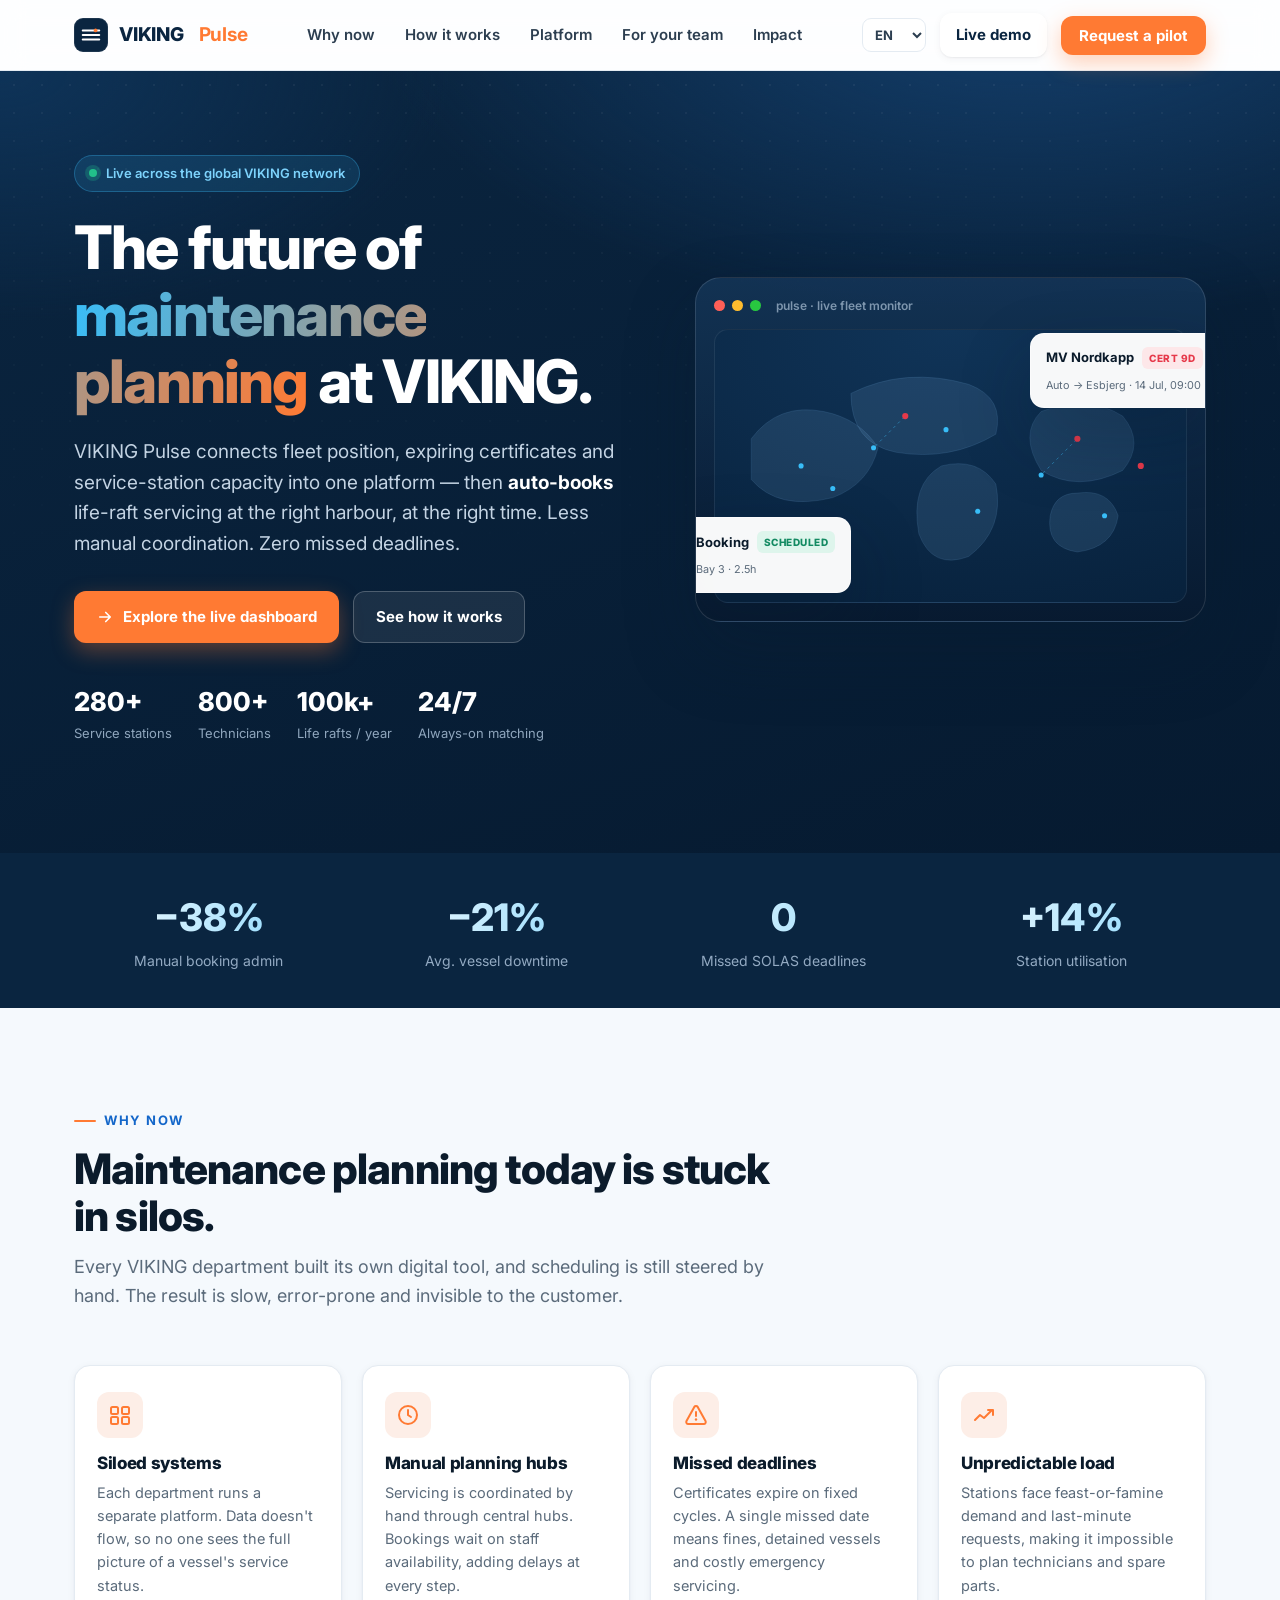
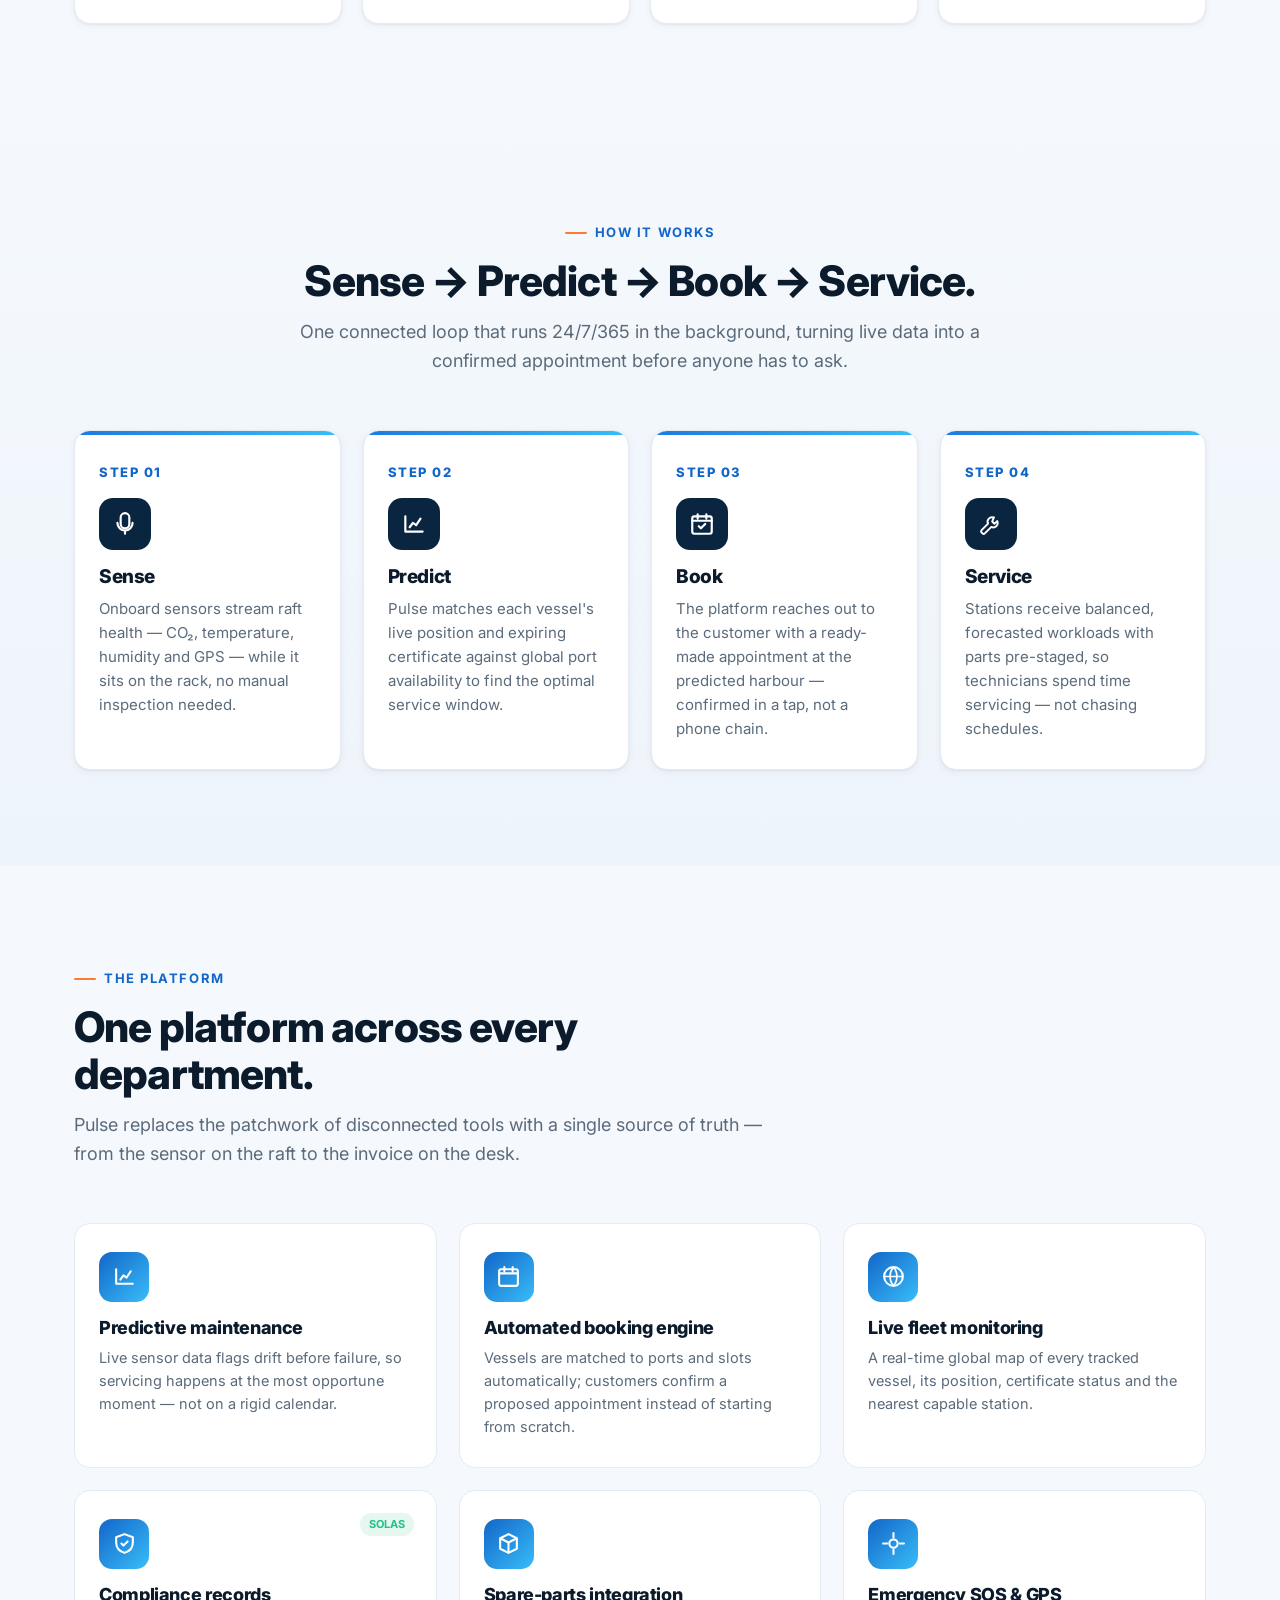
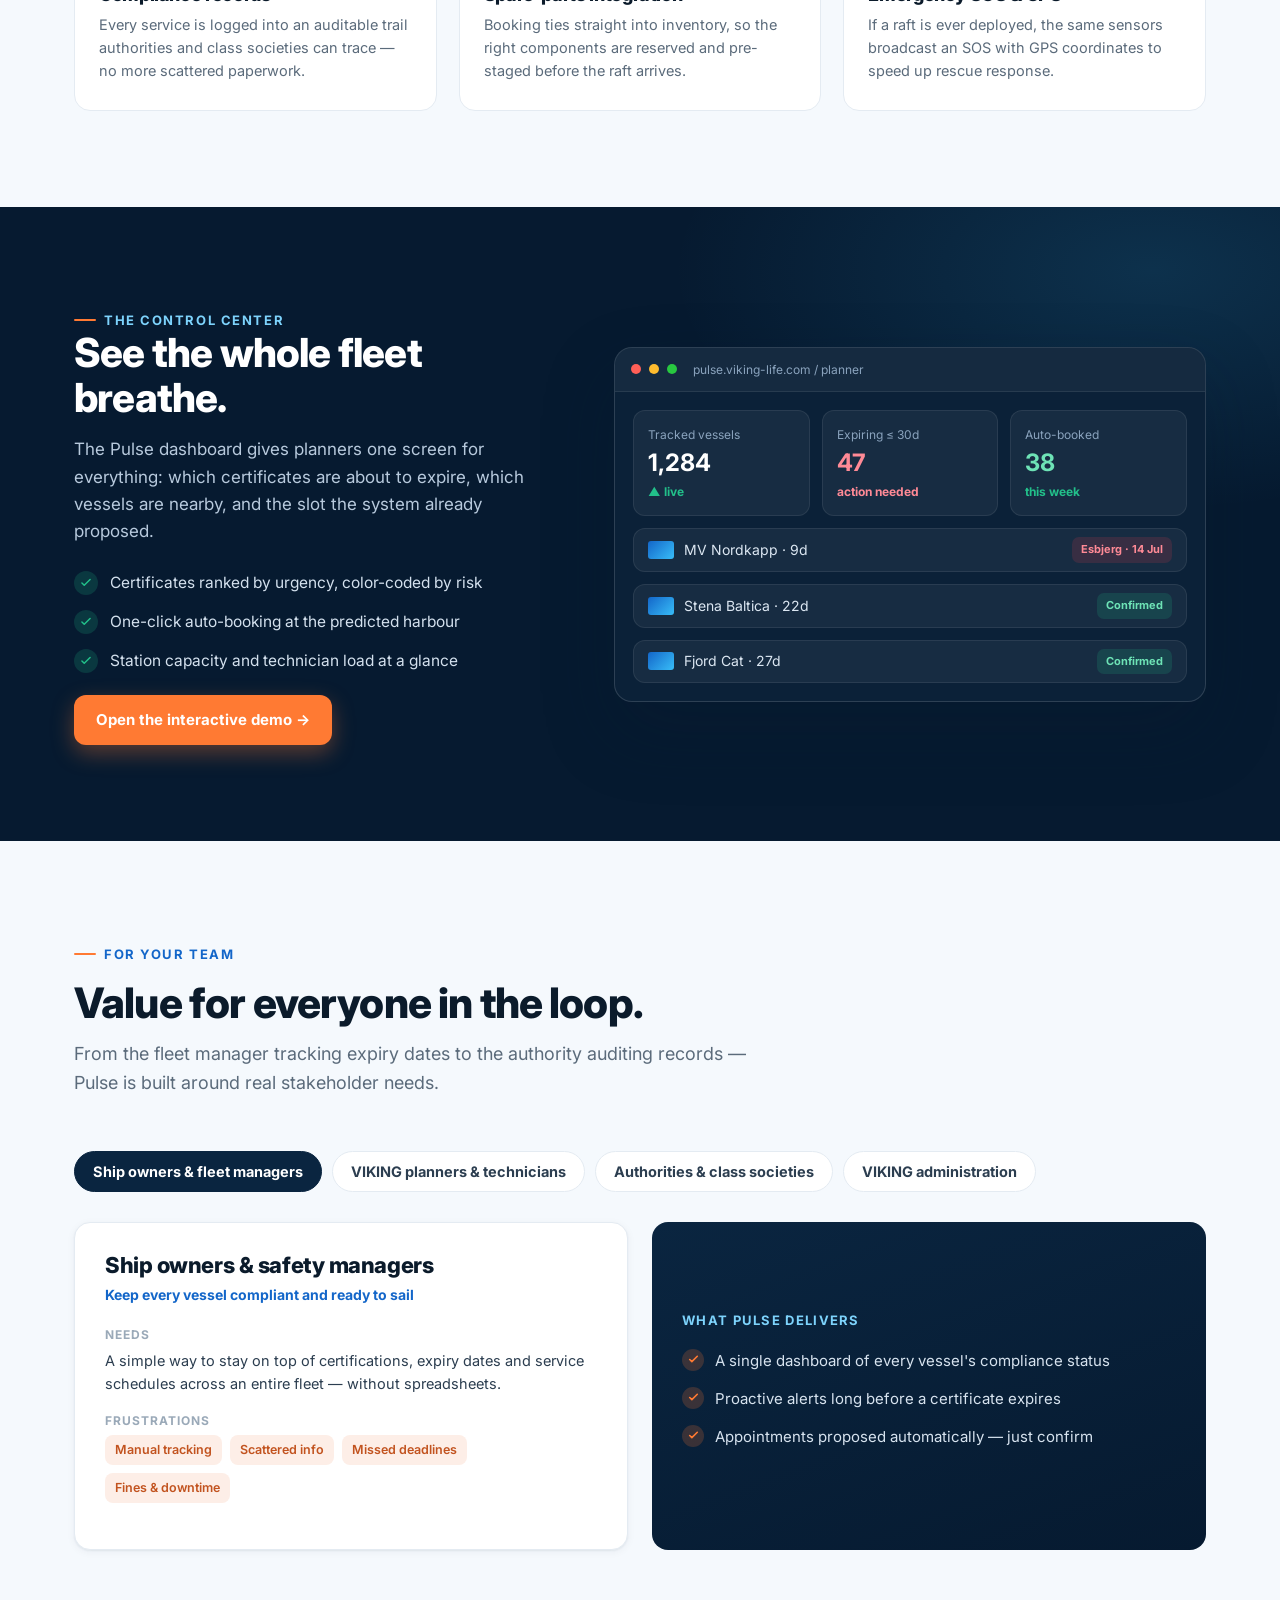
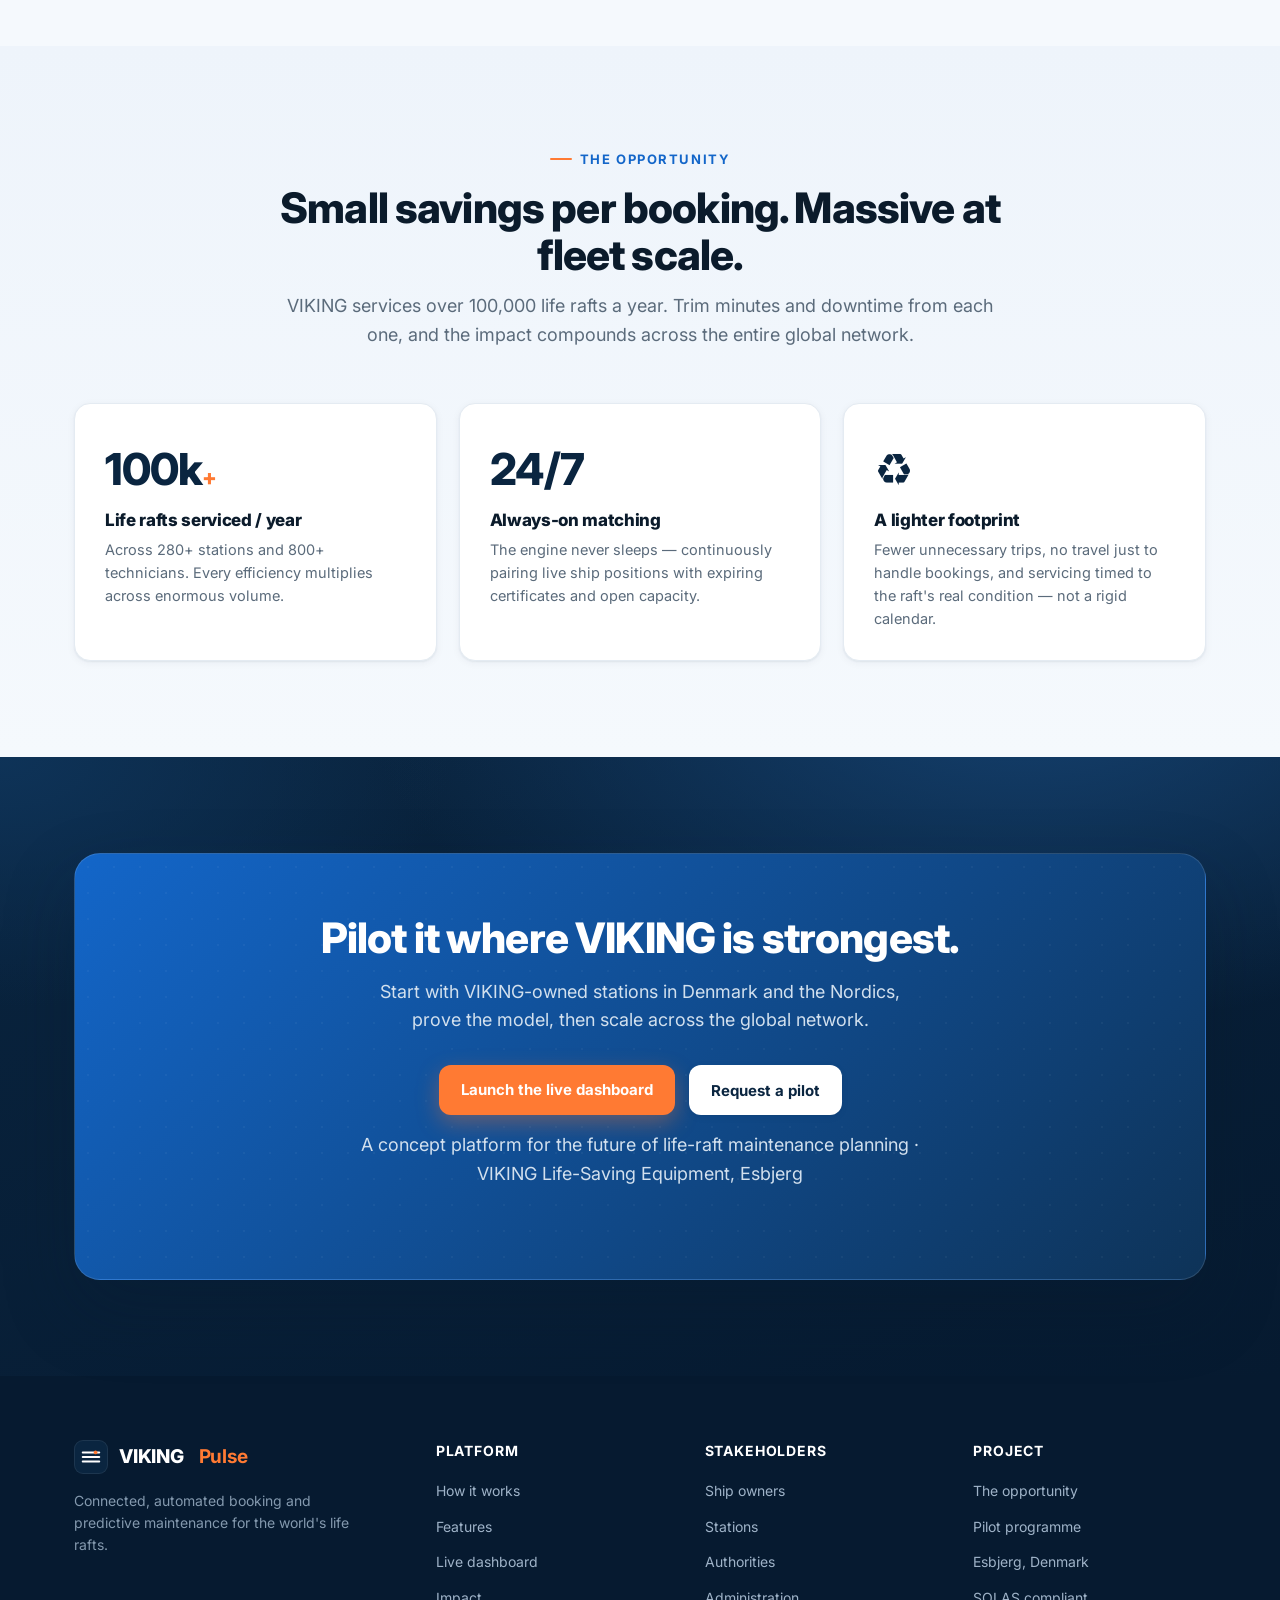
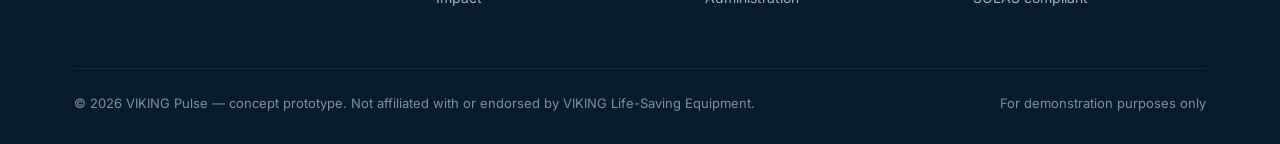
<file: index.html>
<!DOCTYPE html>
<html lang="en">
<head>
  <meta charset="UTF-8" />
  <meta name="viewport" content="width=device-width, initial-scale=1.0" />
  <title>VIKING Pulse — Automated Booking & Predictive Maintenance for Life Rafts</title>
  <meta name="description" content="VIKING Pulse connects fleet position, expiring certificates and service-station capacity to auto-book life-raft maintenance at the right harbour — cutting downtime and keeping vessels SOLAS-compliant." />
  <link rel="preconnect" href="https://fonts.googleapis.com" />
  <link rel="preconnect" href="https://fonts.gstatic.com" crossorigin />
  <link href="https://fonts.googleapis.com/css2?family=Inter:wght@400;500;600;700;800&display=swap" rel="stylesheet" />
  <link rel="stylesheet" href="assets/styles.css" />
  <link rel="icon" href="data:image/svg+xml,<svg xmlns='http://www.w3.org/2000/svg' viewBox='0 0 32 32'><rect width='32' height='32' rx='8' fill='%230a2540'/><path d='M8 11h16M8 16h16M8 21h16' stroke='%23ff7a33' stroke-width='2.5' stroke-linecap='round'/></svg>" />
</head>
<body>

  <!-- ===================== NAV ===================== -->
  <header class="nav" id="nav">
    <div class="container nav-inner">
      <a class="brand" href="#top">
        <span class="mark">
          <svg viewBox="0 0 24 24" fill="none"><path d="M3 7h18M3 12h18M3 17h18" stroke="currentColor" stroke-width="2.2" stroke-linecap="round"/><circle cx="17" cy="7" r="2" fill="#ff7a33"/></svg>
        </span>
        VIKING&nbsp;<b>Pulse</b>
      </a>
      <nav class="nav-links" id="navLinks">
        <a href="#problem" data-i18n="nav.why">Why now</a>
        <a href="#how" data-i18n="nav.how">How it works</a>
        <a href="#features" data-i18n="nav.platform">Platform</a>
        <a href="#stakeholders" data-i18n="nav.team">For your team</a>
        <a href="#impact" data-i18n="nav.impact">Impact</a>
        <a href="dashboard.html" class="nav-menu-cta nav-menu-demo" data-i18n="nav.demo">Live demo</a>
        <button class="btn btn-primary nav-menu-cta" data-pilot data-i18n="nav.pilot">Request a pilot</button>
      </nav>
      <div class="nav-cta">
        <select class="lang-select" aria-label="Language">
          <option value="en">EN</option><option value="da">DA</option><option value="es">ES</option><option value="zh">中文</option><option value="ar">ع</option>
        </select>
        <a href="dashboard.html" class="btn btn-light" style="padding:10px 16px" data-i18n="nav.demo">Live demo</a>
        <button class="btn btn-primary" style="padding:10px 18px" data-pilot data-i18n="nav.pilot">Request a pilot</button>
        <button class="nav-toggle" id="navToggle" aria-label="Menu">
          <svg width="26" height="26" viewBox="0 0 24 24" fill="none"><path d="M4 7h16M4 12h16M4 17h16" stroke="#0a2540" stroke-width="2.2" stroke-linecap="round"/></svg>
        </button>
      </div>
    </div>
  </header>

  <!-- ===================== HERO ===================== -->
  <section class="hero" id="top">
    <div class="container hero-grid">
      <div>
        <span class="hero-badge"><span class="dot"></span> <span data-i18n="hero.badge">Live across the global VIKING network</span></span>
        <h1 data-i18n-html="hero.h1">The future of <span class="grad">maintenance planning</span> at VIKING.</h1>
        <p class="lead" data-i18n-html="hero.lead">
          VIKING Pulse connects fleet position, expiring certificates and service-station capacity into one
          platform — then <strong style="color:#fff">auto-books</strong> life-raft servicing at the right harbour,
          at the right time. Less manual coordination. Zero missed deadlines.
        </p>
        <div class="hero-actions">
          <a href="dashboard.html" class="btn btn-primary">
            <svg viewBox="0 0 24 24" fill="none"><path d="M5 12h14M13 6l6 6-6 6" stroke="currentColor" stroke-width="2.2" stroke-linecap="round" stroke-linejoin="round"/></svg>
            <span data-i18n="hero.explore">Explore the live dashboard</span>
          </a>
          <a href="#how" class="btn btn-ghost" data-i18n="hero.seehow">See how it works</a>
        </div>
        <div class="hero-meta">
          <div><b data-count="280" data-suffix="+">280+</b><span data-i18n="hero.stat1">Service stations</span></div>
          <div><b data-count="800" data-suffix="+">800+</b><span data-i18n="hero.stat2">Technicians</span></div>
          <div><b data-count="100" data-suffix="k+">100k+</b><span data-i18n="hero.stat3">Life rafts / year</span></div>
          <div><b>24/7</b><span data-i18n="hero.stat4">Always-on matching</span></div>
        </div>
      </div>

      <!-- Live fleet console -->
      <div class="console reveal">
        <div class="console-bar">
          <i></i><i></i><i></i>
          <span>pulse · live fleet monitor</span>
        </div>
        <div class="map-wrap">
          <svg viewBox="0 0 520 300" id="heroMap" aria-hidden="true">
            <path class="land" d="M40,120 q30,-40 80,-30 q40,8 60,40 q-10,40 -50,55 q-60,15 -90,-20 z"/>
            <path class="land" d="M150,70 q60,-30 130,-10 q40,15 30,55 q-50,30 -110,20 q-50,-10 -50,-65 z"/>
            <path class="land" d="M250,150 q40,-10 60,20 q10,50 -30,80 q-40,15 -55,-25 q-10,-55 25,-75 z"/>
            <path class="land" d="M360,90 q50,-20 90,5 q25,30 0,60 q-50,25 -90,0 q-25,-40 0,-65 z"/>
            <path class="land" d="M400,180 q35,-5 45,25 q-5,35 -45,40 q-35,-5 -30,-40 q5,-25 30,-25 z"/>
            <g id="vesselLayer"></g>
          </svg>
        </div>

        <div class="float-card fc-1">
          <div class="fc-top">MV Nordkapp <span class="tag red">Cert 9d</span></div>
          <small>Auto → Esbjerg · 14 Jul, 09:00</small>
        </div>
        <div class="float-card fc-2">
          <div class="fc-top">Booking <span class="tag green">Scheduled</span></div>
          <small>Bay 3 · 2.5h</small>
        </div>
      </div>
    </div>
  </section>

  <!-- ===================== STATS STRIPE ===================== -->
  <section class="stripe">
    <div class="container stripe-grid">
      <div class="s"><b>−38%</b><span data-i18n="stripe.1">Manual booking admin</span></div>
      <div class="s"><b>−21%</b><span data-i18n="stripe.2">Avg. vessel downtime</span></div>
      <div class="s"><b>0</b><span data-i18n="stripe.3">Missed SOLAS deadlines</span></div>
      <div class="s"><b>+14%</b><span data-i18n="stripe.4">Station utilisation</span></div>
    </div>
  </section>

  <!-- ===================== PROBLEM ===================== -->
  <section class="section" id="problem">
    <div class="container">
      <div class="section-head">
        <span class="eyebrow" data-i18n="prob.eyebrow">Why now</span>
        <h2 data-i18n="prob.h2">Maintenance planning today is stuck in silos.</h2>
        <p data-i18n="prob.sub">Every VIKING department built its own digital tool, and scheduling is still steered by hand. The result is slow, error-prone and invisible to the customer.</p>
      </div>
      <div class="prob-grid">
        <div class="prob reveal">
          <div class="ico"><svg viewBox="0 0 24 24" fill="none"><rect x="3" y="4" width="7" height="7" rx="1.5" stroke="currentColor" stroke-width="2"/><rect x="14" y="4" width="7" height="7" rx="1.5" stroke="currentColor" stroke-width="2"/><rect x="3" y="14" width="7" height="7" rx="1.5" stroke="currentColor" stroke-width="2"/><rect x="14" y="14" width="7" height="7" rx="1.5" stroke="currentColor" stroke-width="2"/></svg></div>
          <h3 data-i18n="prob.c1.t">Siloed systems</h3>
          <p data-i18n="prob.c1.d">Each department runs a separate platform. Data doesn't flow, so no one sees the full picture of a vessel's service status.</p>
        </div>
        <div class="prob reveal">
          <div class="ico"><svg viewBox="0 0 24 24" fill="none"><path d="M12 7v5l3 2" stroke="currentColor" stroke-width="2" stroke-linecap="round"/><circle cx="12" cy="12" r="9" stroke="currentColor" stroke-width="2"/></svg></div>
          <h3 data-i18n="prob.c2.t">Manual planning hubs</h3>
          <p data-i18n="prob.c2.d">Servicing is coordinated by hand through central hubs. Bookings wait on staff availability, adding delays at every step.</p>
        </div>
        <div class="prob reveal">
          <div class="ico"><svg viewBox="0 0 24 24" fill="none"><path d="M12 9v4" stroke="currentColor" stroke-width="2" stroke-linecap="round"/><circle cx="12" cy="16.5" r="1.2" fill="currentColor"/><path d="M10.3 3.9 2.5 18a2 2 0 0 0 1.7 3h15.6a2 2 0 0 0 1.7-3L13.7 3.9a2 2 0 0 0-3.4 0Z" stroke="currentColor" stroke-width="2" stroke-linejoin="round"/></svg></div>
          <h3 data-i18n="prob.c3.t">Missed deadlines</h3>
          <p data-i18n="prob.c3.d">Certificates expire on fixed cycles. A single missed date means fines, detained vessels and costly emergency servicing.</p>
        </div>
        <div class="prob reveal">
          <div class="ico"><svg viewBox="0 0 24 24" fill="none"><path d="M3 17l5-5 4 3 8-8" stroke="currentColor" stroke-width="2" stroke-linecap="round" stroke-linejoin="round"/><path d="M21 7v5M21 7h-5" stroke="currentColor" stroke-width="2" stroke-linecap="round" stroke-linejoin="round"/></svg></div>
          <h3 data-i18n="prob.c4.t">Unpredictable load</h3>
          <p data-i18n="prob.c4.d">Stations face feast-or-famine demand and last-minute requests, making it impossible to plan technicians and spare parts.</p>
        </div>
      </div>
    </div>
  </section>

  <!-- ===================== HOW IT WORKS ===================== -->
  <section class="section how" id="how">
    <div class="container">
      <div class="section-head center">
        <span class="eyebrow" data-i18n="how.eyebrow">How it works</span>
        <h2 data-i18n="how.h2">Sense → Predict → Book → Service.</h2>
        <p data-i18n="how.sub">One connected loop that runs 24/7/365 in the background, turning live data into a confirmed appointment before anyone has to ask.</p>
      </div>
      <div class="steps">
        <div class="step reveal">
          <span class="num" data-i18n="how.step1">STEP 01</span>
          <div class="ico"><svg viewBox="0 0 24 24" fill="none"><path d="M12 2a4 4 0 0 1 4 4v6a4 4 0 0 1-8 0V6a4 4 0 0 1 4-4Z" stroke="currentColor" stroke-width="2"/><path d="M5 11a7 7 0 0 0 14 0M12 18v3" stroke="currentColor" stroke-width="2" stroke-linecap="round"/></svg></div>
          <h3 data-i18n="how.s1.t">Sense</h3>
          <p data-i18n="how.s1.d">Onboard sensors stream raft health — CO₂, temperature, humidity and GPS — while it sits on the rack, no manual inspection needed.</p>
        </div>
        <div class="step reveal">
          <span class="num" data-i18n="how.step2">STEP 02</span>
          <div class="ico"><svg viewBox="0 0 24 24" fill="none"><path d="M4 19V5m0 14h16M8 15l3-4 3 2 4-6" stroke="currentColor" stroke-width="2" stroke-linecap="round" stroke-linejoin="round"/></svg></div>
          <h3 data-i18n="how.s2.t">Predict</h3>
          <p data-i18n="how.s2.d">Pulse matches each vessel's live position and expiring certificate against global port availability to find the optimal service window.</p>
        </div>
        <div class="step reveal">
          <span class="num" data-i18n="how.step3">STEP 03</span>
          <div class="ico"><svg viewBox="0 0 24 24" fill="none"><rect x="3" y="5" width="18" height="16" rx="2" stroke="currentColor" stroke-width="2"/><path d="M3 9h18M8 3v4M16 3v4M9 14l2 2 4-4" stroke="currentColor" stroke-width="2" stroke-linecap="round" stroke-linejoin="round"/></svg></div>
          <h3 data-i18n="how.s3.t">Book</h3>
          <p data-i18n="how.s3.d">The platform reaches out to the customer with a ready-made appointment at the predicted harbour — confirmed in a tap, not a phone chain.</p>
        </div>
        <div class="step reveal">
          <span class="num" data-i18n="how.step4">STEP 04</span>
          <div class="ico"><svg viewBox="0 0 24 24" fill="none"><path d="M14.7 6.3a4 4 0 0 0-5.4 5.4l-6 6a1.5 1.5 0 0 0 0 2.1l.9.9a1.5 1.5 0 0 0 2.1 0l6-6a4 4 0 0 0 5.4-5.4l-2.5 2.5-2.1-2.1 1.6-3.9Z" stroke="currentColor" stroke-width="1.8" stroke-linejoin="round"/></svg></div>
          <h3 data-i18n="how.s4.t">Service</h3>
          <p data-i18n="how.s4.d">Stations receive balanced, forecasted workloads with parts pre-staged, so technicians spend time servicing — not chasing schedules.</p>
        </div>
      </div>
    </div>
  </section>

  <!-- ===================== FEATURES ===================== -->
  <section class="section" id="features">
    <div class="container">
      <div class="section-head">
        <span class="eyebrow" data-i18n="feat.eyebrow">The platform</span>
        <h2 data-i18n="feat.h2">One platform across every department.</h2>
        <p data-i18n="feat.sub">Pulse replaces the patchwork of disconnected tools with a single source of truth — from the sensor on the raft to the invoice on the desk.</p>
      </div>
      <div class="feat-grid">
        <div class="feat reveal">
          <div class="ico"><svg viewBox="0 0 24 24" fill="none"><path d="M4 19V5m0 14h16M8 15l3-4 3 2 4-6" stroke="currentColor" stroke-width="2" stroke-linecap="round" stroke-linejoin="round"/></svg></div>
          <h3 data-i18n="feat.f1.t">Predictive maintenance</h3>
          <p data-i18n="feat.f1.d">Live sensor data flags drift before failure, so servicing happens at the most opportune moment — not on a rigid calendar.</p>
        </div>
        <div class="feat reveal">
          <div class="ico"><svg viewBox="0 0 24 24" fill="none"><rect x="3" y="5" width="18" height="16" rx="2" stroke="currentColor" stroke-width="2"/><path d="M3 9h18M8 3v4M16 3v4" stroke="currentColor" stroke-width="2" stroke-linecap="round"/></svg></div>
          <h3 data-i18n="feat.f2.t">Automated booking engine</h3>
          <p data-i18n="feat.f2.d">Vessels are matched to ports and slots automatically; customers confirm a proposed appointment instead of starting from scratch.</p>
        </div>
        <div class="feat reveal">
          <div class="ico"><svg viewBox="0 0 24 24" fill="none"><circle cx="12" cy="12" r="9" stroke="currentColor" stroke-width="2"/><path d="M3 12h18M12 3a14 14 0 0 1 0 18M12 3a14 14 0 0 0 0 18" stroke="currentColor" stroke-width="1.6"/></svg></div>
          <h3 data-i18n="feat.f3.t">Live fleet monitoring</h3>
          <p data-i18n="feat.f3.d">A real-time global map of every tracked vessel, its position, certificate status and the nearest capable station.</p>
        </div>
        <div class="feat reveal">
          <span class="chip">SOLAS</span>
          <div class="ico"><svg viewBox="0 0 24 24" fill="none"><path d="M12 3l8 3v5c0 5-3.4 8.6-8 10-4.6-1.4-8-5-8-10V6l8-3Z" stroke="currentColor" stroke-width="2" stroke-linejoin="round"/><path d="M9 12l2 2 4-4" stroke="currentColor" stroke-width="2" stroke-linecap="round" stroke-linejoin="round"/></svg></div>
          <h3 data-i18n="feat.f4.t">Compliance records</h3>
          <p data-i18n="feat.f4.d">Every service is logged into an auditable trail authorities and class societies can trace — no more scattered paperwork.</p>
        </div>
        <div class="feat reveal">
          <div class="ico"><svg viewBox="0 0 24 24" fill="none"><path d="M20 7 12 3 4 7l8 4 8-4Z" stroke="currentColor" stroke-width="2" stroke-linejoin="round"/><path d="M4 7v10l8 4 8-4V7M12 11v10" stroke="currentColor" stroke-width="2" stroke-linejoin="round"/></svg></div>
          <h3 data-i18n="feat.f5.t">Spare-parts integration</h3>
          <p data-i18n="feat.f5.d">Booking ties straight into inventory, so the right components are reserved and pre-staged before the raft arrives.</p>
        </div>
        <div class="feat reveal">
          <div class="ico"><svg viewBox="0 0 24 24" fill="none"><path d="M12 2v4M12 18v4M2 12h4M18 12h4" stroke="currentColor" stroke-width="2" stroke-linecap="round"/><circle cx="12" cy="12" r="4" stroke="currentColor" stroke-width="2"/></svg></div>
          <h3 data-i18n="feat.f6.t">Emergency SOS &amp; GPS</h3>
          <p data-i18n="feat.f6.d">If a raft is ever deployed, the same sensors broadcast an SOS with GPS coordinates to speed up rescue response.</p>
        </div>
      </div>
    </div>
  </section>

  <!-- ===================== SHOWCASE / DASHBOARD ===================== -->
  <section class="section showcase">
    <div class="container grid">
      <div class="reveal">
        <span class="eyebrow" style="color:var(--cyan-300)" data-i18n="show.eyebrow">The control center</span>
        <h2 data-i18n="show.h2">See the whole fleet breathe.</h2>
        <p data-i18n="show.sub">The Pulse dashboard gives planners one screen for everything: which certificates are about to expire, which vessels are nearby, and the slot the system already proposed.</p>
        <ul class="feature-list">
          <li><span class="tick"><svg viewBox="0 0 24 24" fill="none"><path d="M5 12l4 4 10-10" stroke="currentColor" stroke-width="2.5" stroke-linecap="round" stroke-linejoin="round"/></svg></span> <span data-i18n="show.li1">Certificates ranked by urgency, color-coded by risk</span></li>
          <li><span class="tick"><svg viewBox="0 0 24 24" fill="none"><path d="M5 12l4 4 10-10" stroke="currentColor" stroke-width="2.5" stroke-linecap="round" stroke-linejoin="round"/></svg></span> <span data-i18n="show.li2">One-click auto-booking at the predicted harbour</span></li>
          <li><span class="tick"><svg viewBox="0 0 24 24" fill="none"><path d="M5 12l4 4 10-10" stroke="currentColor" stroke-width="2.5" stroke-linecap="round" stroke-linejoin="round"/></svg></span> <span data-i18n="show.li3">Station capacity and technician load at a glance</span></li>
        </ul>
        <a href="dashboard.html" class="btn btn-primary" style="margin-top:8px" data-i18n="show.cta">Open the interactive demo →</a>
      </div>
      <div class="preview-frame reveal">
        <div class="preview-top"><i></i><i></i><i></i><span>pulse.viking-life.com / planner</span></div>
        <div class="preview-body">
          <div class="pv-kpi"><span>Tracked vessels</span><b>1,284</b><span class="up">▲ live</span></div>
          <div class="pv-kpi"><span>Expiring ≤ 30d</span><b style="color:#ff8a96">47</b><span class="up" style="color:#ff8a96">action needed</span></div>
          <div class="pv-kpi"><span>Auto-booked</span><b style="color:#6ee3b6">38</b><span class="up">this week</span></div>
          <div class="pv-row"><div class="l"><span class="flag"></span> MV Nordkapp · 9d</div><span class="mini-tag r">Esbjerg · 14 Jul</span></div>
          <div class="pv-row"><div class="l"><span class="flag"></span> Stena Baltica · 22d</div><span class="mini-tag g">Confirmed</span></div>
          <div class="pv-row"><div class="l"><span class="flag"></span> Fjord Cat · 27d</div><span class="mini-tag g">Confirmed</span></div>
        </div>
      </div>
    </div>
  </section>

  <!-- ===================== STAKEHOLDERS ===================== -->
  <section class="section" id="stakeholders">
    <div class="container">
      <div class="section-head">
        <span class="eyebrow" data-i18n="stake.eyebrow">For your team</span>
        <h2 data-i18n="stake.h2">Value for everyone in the loop.</h2>
        <p data-i18n="stake.sub">From the fleet manager tracking expiry dates to the authority auditing records — Pulse is built around real stakeholder needs.</p>
      </div>

      <div class="tabs" id="tabs">
        <button class="tab-btn active" data-tab="owners" data-i18n="stake.tab1">Ship owners &amp; fleet managers</button>
        <button class="tab-btn" data-tab="stations" data-i18n="stake.tab2">VIKING planners &amp; technicians</button>
        <button class="tab-btn" data-tab="auth" data-i18n="stake.tab3">Authorities &amp; class societies</button>
        <button class="tab-btn" data-tab="admin" data-i18n="stake.tab4">VIKING administration</button>
      </div>

      <div class="tab-panel active" data-panel="owners">
        <div class="persona">
          <h3 data-i18n="stake.p1.title">Ship owners &amp; safety managers</h3>
          <span class="role" data-i18n="stake.p1.role">Keep every vessel compliant and ready to sail</span>
          <div class="block"><h4 data-i18n="stake.needs">Needs</h4><p data-i18n="stake.p1.needs">A simple way to stay on top of certifications, expiry dates and service schedules across an entire fleet — without spreadsheets.</p></div>
          <div class="block"><h4 data-i18n="stake.frustrations">Frustrations</h4>
            <div class="pains"><span data-i18n="stake.p1.pain1">Manual tracking</span><span data-i18n="stake.p1.pain2">Scattered info</span><span data-i18n="stake.p1.pain3">Missed deadlines</span><span data-i18n="stake.p1.pain4">Fines &amp; downtime</span></div>
          </div>
        </div>
        <div class="value-card">
          <h4 data-i18n="stake.delivers">What Pulse delivers</h4>
          <ul>
            <li><span class="tick"><svg viewBox="0 0 24 24" fill="none"><path d="M5 12l4 4 10-10" stroke="currentColor" stroke-width="3" stroke-linecap="round" stroke-linejoin="round"/></svg></span> <span data-i18n="stake.p1.v1">A single dashboard of every vessel's compliance status</span></li>
            <li><span class="tick"><svg viewBox="0 0 24 24" fill="none"><path d="M5 12l4 4 10-10" stroke="currentColor" stroke-width="3" stroke-linecap="round" stroke-linejoin="round"/></svg></span> <span data-i18n="stake.p1.v2">Proactive alerts long before a certificate expires</span></li>
            <li><span class="tick"><svg viewBox="0 0 24 24" fill="none"><path d="M5 12l4 4 10-10" stroke="currentColor" stroke-width="3" stroke-linecap="round" stroke-linejoin="round"/></svg></span> <span data-i18n="stake.p1.v3">Appointments proposed automatically — just confirm</span></li>
          </ul>
        </div>
      </div>

      <div class="tab-panel" data-panel="stations">
        <div class="persona">
          <h3 data-i18n="stake.p2.title">Station planners &amp; technicians</h3>
          <span class="role" data-i18n="stake.p2.role">Plan and perform life-raft servicing</span>
          <div class="block"><h4 data-i18n="stake.needs">Needs</h4><p data-i18n="stake.p2.needs">Accurate forecasts of workload and incoming demand so technicians and spare parts can be allocated efficiently.</p></div>
          <div class="block"><h4 data-i18n="stake.frustrations">Frustrations</h4>
            <div class="pains"><span data-i18n="stake.p2.pain1">Unpredictable bookings</span><span data-i18n="stake.p2.pain2">Last-minute requests</span><span data-i18n="stake.p2.pain3">No-shows</span><span data-i18n="stake.p2.pain4">Idle capacity</span></div>
          </div>
        </div>
        <div class="value-card">
          <h4 data-i18n="stake.delivers">What Pulse delivers</h4>
          <ul>
            <li><span class="tick"><svg viewBox="0 0 24 24" fill="none"><path d="M5 12l4 4 10-10" stroke="currentColor" stroke-width="3" stroke-linecap="round" stroke-linejoin="round"/></svg></span> <span data-i18n="stake.p2.v1">Demand forecasts that smooth out feast-or-famine weeks</span></li>
            <li><span class="tick"><svg viewBox="0 0 24 24" fill="none"><path d="M5 12l4 4 10-10" stroke="currentColor" stroke-width="3" stroke-linecap="round" stroke-linejoin="round"/></svg></span> <span data-i18n="stake.p2.v2">Balanced technician workloads, planned days ahead</span></li>
            <li><span class="tick"><svg viewBox="0 0 24 24" fill="none"><path d="M5 12l4 4 10-10" stroke="currentColor" stroke-width="3" stroke-linecap="round" stroke-linejoin="round"/></svg></span> <span data-i18n="stake.p2.v3">Parts auto-reserved the moment a booking lands</span></li>
          </ul>
        </div>
      </div>

      <div class="tab-panel" data-panel="auth">
        <div class="persona">
          <h3 data-i18n="stake.p3.title">Authorities &amp; class societies</h3>
          <span class="role" data-i18n="stake.p3.role">Verify SOLAS and maritime safety compliance</span>
          <div class="block"><h4 data-i18n="stake.needs">Needs</h4><p data-i18n="stake.p3.needs">Transparent, accurate and auditable servicing records that can be traced for any vessel at any time.</p></div>
          <div class="block"><h4 data-i18n="stake.frustrations">Frustrations</h4>
            <div class="pains"><span data-i18n="stake.p3.pain1">Incomplete docs</span><span data-i18n="stake.p3.pain2">Hard to trace history</span><span data-i18n="stake.p3.pain3">Paper trails</span></div>
          </div>
        </div>
        <div class="value-card">
          <h4 data-i18n="stake.delivers">What Pulse delivers</h4>
          <ul>
            <li><span class="tick"><svg viewBox="0 0 24 24" fill="none"><path d="M5 12l4 4 10-10" stroke="currentColor" stroke-width="3" stroke-linecap="round" stroke-linejoin="round"/></svg></span> <span data-i18n="stake.p3.v1">A complete, tamper-evident service history per raft</span></li>
            <li><span class="tick"><svg viewBox="0 0 24 24" fill="none"><path d="M5 12l4 4 10-10" stroke="currentColor" stroke-width="3" stroke-linecap="round" stroke-linejoin="round"/></svg></span> <span data-i18n="stake.p3.v2">Instant, exportable compliance reports</span></li>
            <li><span class="tick"><svg viewBox="0 0 24 24" fill="none"><path d="M5 12l4 4 10-10" stroke="currentColor" stroke-width="3" stroke-linecap="round" stroke-linejoin="round"/></svg></span> <span data-i18n="stake.p3.v3">Full traceability from sensor reading to certificate</span></li>
          </ul>
        </div>
      </div>

      <div class="tab-panel" data-panel="admin">
        <div class="persona">
          <h3 data-i18n="stake.p4.title">VIKING administration</h3>
          <span class="role" data-i18n="stake.p4.role">Run the servicing business efficiently</span>
          <div class="block"><h4 data-i18n="stake.needs">Needs</h4><p data-i18n="stake.p4.needs">Better forecasting, higher resource utilisation, stronger customer retention and stable, predictable revenue.</p></div>
          <div class="block"><h4 data-i18n="stake.frustrations">Frustrations</h4>
            <div class="pains"><span data-i18n="stake.p4.pain1">Inefficient scheduling</span><span data-i18n="stake.p4.pain2">Underused capacity</span><span data-i18n="stake.p4.pain3">Missed opportunities</span></div>
          </div>
        </div>
        <div class="value-card">
          <h4 data-i18n="stake.delivers">What Pulse delivers</h4>
          <ul>
            <li><span class="tick"><svg viewBox="0 0 24 24" fill="none"><path d="M5 12l4 4 10-10" stroke="currentColor" stroke-width="3" stroke-linecap="round" stroke-linejoin="round"/></svg></span> <span data-i18n="stake.p4.v1">One connected platform replacing siloed tools</span></li>
            <li><span class="tick"><svg viewBox="0 0 24 24" fill="none"><path d="M5 12l4 4 10-10" stroke="currentColor" stroke-width="3" stroke-linecap="round" stroke-linejoin="round"/></svg></span> <span data-i18n="stake.p4.v2">Higher utilisation and fewer empty service bays</span></li>
            <li><span class="tick"><svg viewBox="0 0 24 24" fill="none"><path d="M5 12l4 4 10-10" stroke="currentColor" stroke-width="3" stroke-linecap="round" stroke-linejoin="round"/></svg></span> <span data-i18n="stake.p4.v3">Data-driven decisions across the whole network</span></li>
          </ul>
        </div>
      </div>
    </div>
  </section>

  <!-- ===================== IMPACT ===================== -->
  <section class="section impact" id="impact">
    <div class="container">
      <div class="section-head center">
        <span class="eyebrow" data-i18n="impact.eyebrow">The opportunity</span>
        <h2 data-i18n="impact.h2">Small savings per booking. Massive at fleet scale.</h2>
        <p data-i18n="impact.sub">VIKING services over 100,000 life rafts a year. Trim minutes and downtime from each one, and the impact compounds across the entire global network.</p>
      </div>
      <div class="impact-grid">
        <div class="impact-card reveal">
          <div class="big">100k<small>+</small></div>
          <h3 data-i18n="impact.c1.t">Life rafts serviced / year</h3>
          <p data-i18n="impact.c1.d">Across 280+ stations and 800+ technicians. Every efficiency multiplies across enormous volume.</p>
        </div>
        <div class="impact-card reveal">
          <div class="big">24/7</div>
          <h3 data-i18n="impact.c2.t">Always-on matching</h3>
          <p data-i18n="impact.c2.d">The engine never sleeps — continuously pairing live ship positions with expiring certificates and open capacity.</p>
        </div>
        <div class="impact-card reveal">
          <div class="big">♻︎</div>
          <h3 data-i18n="impact.c3.t">A lighter footprint</h3>
          <p data-i18n="impact.c3.d">Fewer unnecessary trips, no travel just to handle bookings, and servicing timed to the raft's real condition — not a rigid calendar.</p>
        </div>
      </div>
    </div>
  </section>

  <!-- ===================== CTA ===================== -->
  <section class="cta section" id="cta">
    <div class="container">
      <div class="cta-box reveal">
        <h2 data-i18n="cta.h2">Pilot it where VIKING is strongest.</h2>
        <p data-i18n="cta.sub">Start with VIKING-owned stations in Denmark and the Nordics, prove the model, then scale across the global network.</p>
        <div class="cta-actions">
          <a href="dashboard.html" class="btn btn-primary" data-i18n="cta.launch">Launch the live dashboard</a>
          <button class="btn btn-light" data-pilot data-i18n="cta.pilot">Request a pilot</button>
        </div>
        <p class="cta-note" data-i18n="cta.note">A concept platform for the future of life-raft maintenance planning · VIKING Life-Saving Equipment, Esbjerg</p>
      </div>
    </div>
  </section>

  <!-- ===================== FOOTER ===================== -->
  <footer class="footer">
    <div class="container">
      <div class="footer-grid">
        <div>
          <a class="brand" href="#top">
            <span class="mark"><svg viewBox="0 0 24 24" fill="none"><path d="M3 7h18M3 12h18M3 17h18" stroke="currentColor" stroke-width="2.2" stroke-linecap="round"/><circle cx="17" cy="7" r="2" fill="#ff7a33"/></svg></span>
            VIKING&nbsp;<b style="color:var(--orange)">Pulse</b>
          </a>
          <p data-i18n="footer.tagline">Connected, automated booking and predictive maintenance for the world's life rafts.</p>
        </div>
        <div>
          <h5 data-i18n="footer.platform">Platform</h5>
          <ul>
            <li><a href="#how" data-i18n="footer.how">How it works</a></li>
            <li><a href="#features" data-i18n="footer.features">Features</a></li>
            <li><a href="dashboard.html" data-i18n="footer.dashboard">Live dashboard</a></li>
            <li><a href="#impact" data-i18n="footer.impact">Impact</a></li>
          </ul>
        </div>
        <div>
          <h5 data-i18n="footer.stakeholders">Stakeholders</h5>
          <ul>
            <li><a href="#stakeholders" data-i18n="footer.owners">Ship owners</a></li>
            <li><a href="#stakeholders" data-i18n="footer.stations">Stations</a></li>
            <li><a href="#stakeholders" data-i18n="footer.authorities">Authorities</a></li>
            <li><a href="#stakeholders" data-i18n="footer.admin">Administration</a></li>
          </ul>
        </div>
        <div>
          <h5 data-i18n="footer.project">Project</h5>
          <ul>
            <li><a href="#problem" data-i18n="footer.opportunity">The opportunity</a></li>
            <li><a href="#cta" data-i18n="footer.pilotprog">Pilot programme</a></li>
            <li><a href="#top" data-i18n="footer.esbjerg">Esbjerg, Denmark</a></li>
            <li><a href="#top" data-i18n="footer.solas">SOLAS compliant</a></li>
          </ul>
        </div>
      </div>
      <div class="footer-bottom">
        <span data-i18n="footer.copy">© 2026 VIKING Pulse — concept prototype. Not affiliated with or endorsed by VIKING Life-Saving Equipment.</span>
        <span data-i18n="footer.demoonly">For demonstration purposes only</span>
      </div>
    </div>
  </footer>

  <!-- ===================== PILOT REQUEST MODAL ===================== -->
  <div class="lm-bg" id="pilotBg">
    <div class="lm" role="dialog" aria-modal="true" aria-labelledby="pilotTitle">
      <button class="lm-x" id="pilotClose" aria-label="Close">×</button>
      <div id="pilotForm">
        <span class="eyebrow" data-i18n="pilot.eyebrow">Pilot programme</span>
        <h2 id="pilotTitle" style="font-size:26px;margin:10px 0 6px" data-i18n="pilot.title">Bring Pulse to your fleet.</h2>
        <p style="color:var(--ink-500);margin-bottom:22px" data-i18n="pilot.sub">Tell us about your operation and we'll scope a pilot — starting with VIKING-owned stations in Denmark &amp; the Nordics.</p>
        <form id="pilotFormEl" novalidate>
          <div class="lm-row">
            <div class="lm-field"><label data-i18n="pilot.name">Full name</label><input name="name" type="text" required placeholder="Jane Hansen" /></div>
            <div class="lm-field"><label data-i18n="pilot.email">Work email</label><input name="email" type="email" required placeholder="jane@fleet.com" /></div>
          </div>
          <div class="lm-row">
            <div class="lm-field"><label data-i18n="pilot.company">Company</label><input name="company" type="text" required placeholder="Nordic Shipping A/S" /></div>
            <div class="lm-field"><label data-i18n="pilot.fleetsize">Vessels in fleet</label>
              <select name="fleet">
                <option>1–10</option><option>11–50</option><option>51–200</option><option>200+</option>
              </select></div>
          </div>
          <div class="lm-field"><label data-i18n="pilot.interest">Primary interest</label>
            <select name="interest">
              <option data-i18n="pilot.int1">Automated booking</option>
              <option data-i18n="pilot.int2">Predictive maintenance</option>
              <option data-i18n="pilot.int3">SOLAS compliance &amp; records</option>
              <option data-i18n="pilot.int4">Fleet-wide certificate tracking</option>
              <option data-i18n="pilot.int5">Everything — full platform</option>
            </select></div>
          <div class="lm-field"><label data-i18n="pilot.notes">Anything else? (optional)</label>
            <textarea name="notes" rows="2" data-i18n-ph="pilot.notesph" placeholder="Tell us about your current process…"></textarea></div>
          <p class="lm-err" id="pilotErr"></p>
          <button class="btn btn-primary" type="submit" style="width:100%;margin-top:6px" data-i18n="pilot.submit">Request pilot scoping</button>
          <p style="font-size:12px;color:var(--ink-300);text-align:center;margin-top:12px" data-i18n="pilot.disclaimer">Demo form · submissions are saved locally in your browser, nothing is sent.</p>
        </form>
      </div>
      <div id="pilotDone" style="display:none;text-align:center;padding:20px 0">
        <div class="lm-ring"><svg viewBox="0 0 24 24" fill="none"><path d="M5 12l4 4 10-10" stroke="currentColor" stroke-width="2.5" stroke-linecap="round" stroke-linejoin="round"/></svg></div>
        <h2 style="font-size:24px;margin-bottom:8px" data-i18n="pilot.done">Request received 🎉</h2>
        <p style="color:var(--ink-500)" id="pilotDoneMsg" data-i18n="pilot.donemsg">Thanks! A VIKING Pulse specialist will be in touch to scope your pilot.</p>
        <div style="display:flex;gap:12px;justify-content:center;margin-top:24px">
          <a href="dashboard.html" class="btn btn-blue" data-i18n="pilot.explore">Explore the dashboard</a>
          <button class="btn btn-light" id="pilotDoneClose" data-i18n="pilot.close">Close</button>
        </div>
      </div>
    </div>
  </div>

  <script src="assets/i18n.js"></script>
  <script src="assets/app.js"></script>
</body>
</html>
</file>
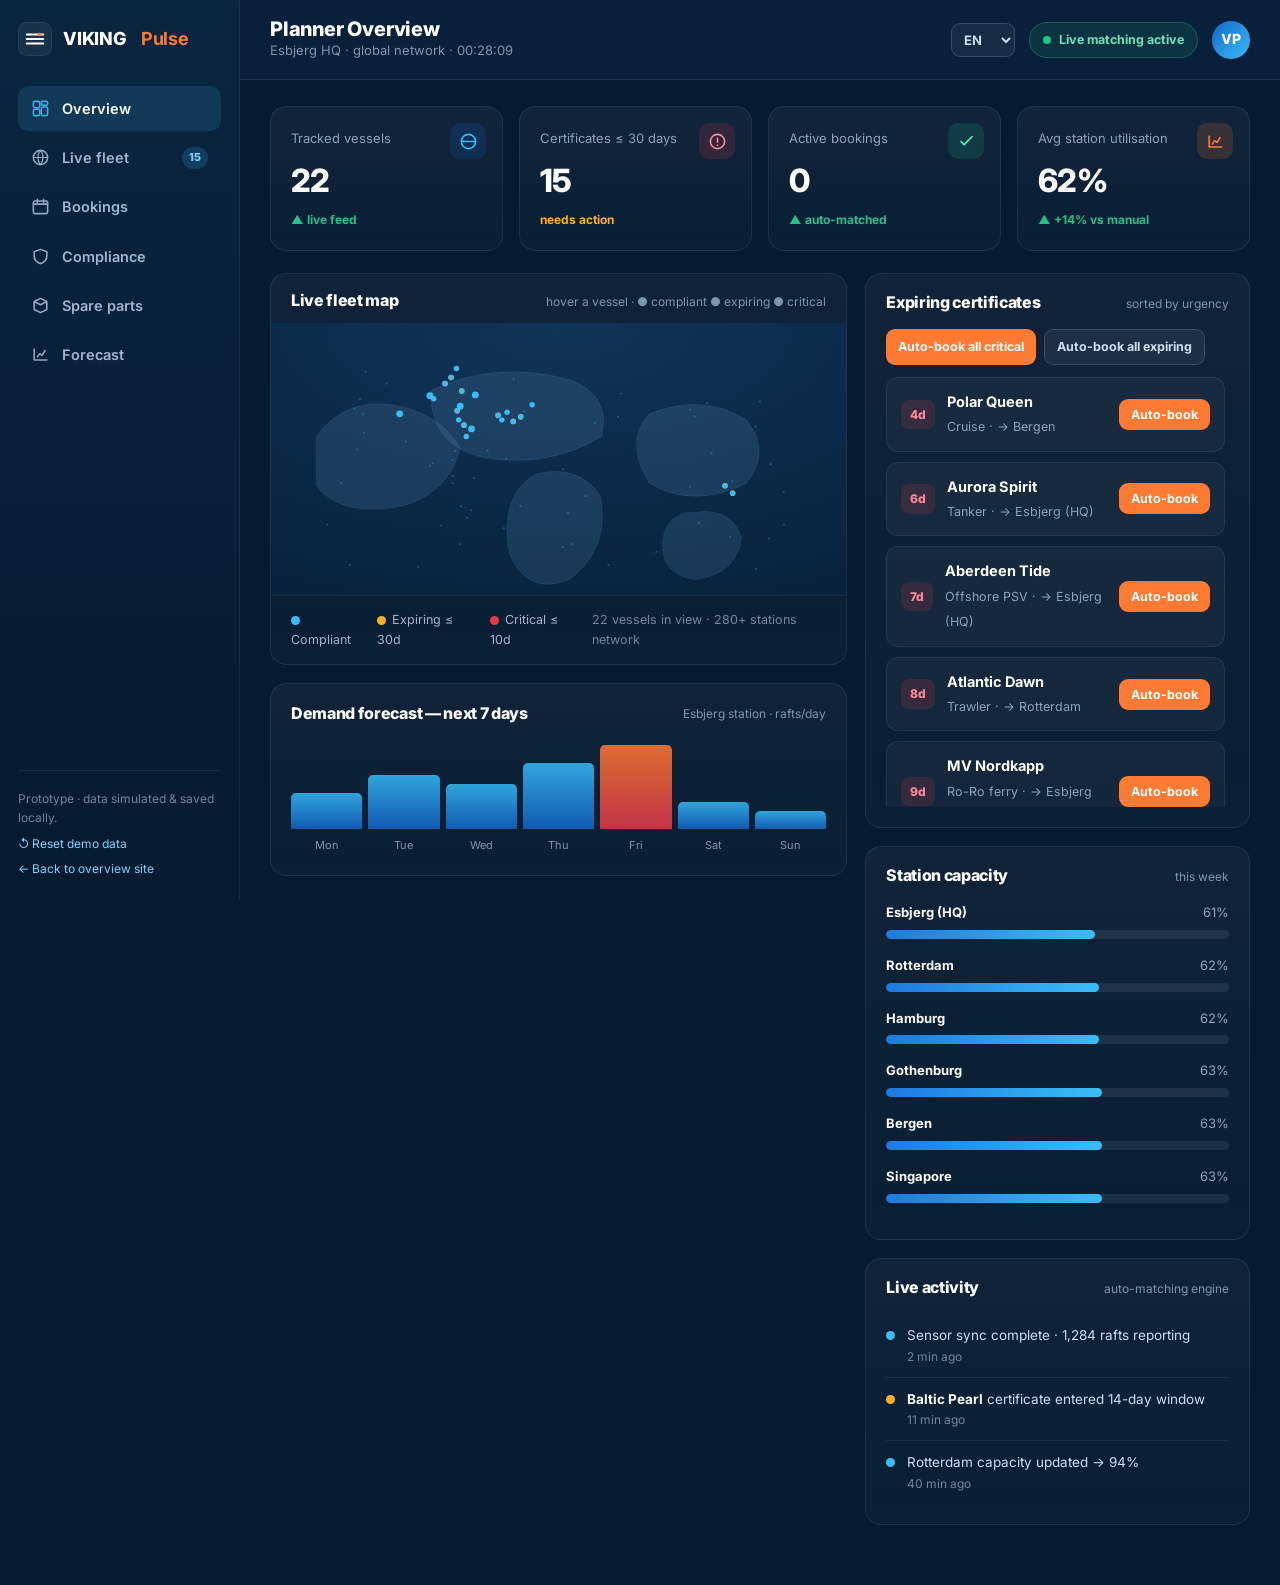
<file: dashboard.html>
<!DOCTYPE html>
<html lang="en">
<head>
  <meta charset="UTF-8" />
  <meta name="viewport" content="width=device-width, initial-scale=1.0" />
  <title>VIKING Pulse — Planner Dashboard</title>
  <meta name="description" content="Interactive demo of the VIKING Pulse planner: live fleet, automated booking, compliance, spare parts and demand forecasting." />
  <link rel="preconnect" href="https://fonts.googleapis.com" />
  <link rel="preconnect" href="https://fonts.gstatic.com" crossorigin />
  <link href="https://fonts.googleapis.com/css2?family=Inter:wght@400;500;600;700;800&display=swap" rel="stylesheet" />
  <link rel="stylesheet" href="assets/styles.css" />
  <link rel="stylesheet" href="assets/dashboard.css" />
  <link rel="icon" href="data:image/svg+xml,<svg xmlns='http://www.w3.org/2000/svg' viewBox='0 0 32 32'><rect width='32' height='32' rx='8' fill='%230a2540'/><path d='M8 11h16M8 16h16M8 21h16' stroke='%23ff7a33' stroke-width='2.5' stroke-linecap='round'/></svg>" />
</head>
<body class="dash">
  <div class="app">

    <!-- ============ SIDEBAR ============ -->
    <aside class="side">
      <a class="brand" href="index.html">
        <span class="mark"><svg viewBox="0 0 24 24" fill="none"><path d="M3 7h18M3 12h18M3 17h18" stroke="currentColor" stroke-width="2.2" stroke-linecap="round"/><circle cx="17" cy="7" r="2" fill="#ff7a33"/></svg></span>
        VIKING&nbsp;<b>Pulse</b>
      </a>
      <nav id="nav">
        <a class="navlink active" data-view="overview" href="#overview"><svg viewBox="0 0 24 24" fill="none"><rect x="3" y="3" width="8" height="8" rx="2" stroke="currentColor" stroke-width="2"/><rect x="13" y="3" width="8" height="5" rx="2" stroke="currentColor" stroke-width="2"/><rect x="13" y="10" width="8" height="11" rx="2" stroke="currentColor" stroke-width="2"/><rect x="3" y="13" width="8" height="8" rx="2" stroke="currentColor" stroke-width="2"/></svg> <span data-i18n="side.overview">Overview</span></a>
        <a class="navlink" data-view="fleet" href="#fleet"><svg viewBox="0 0 24 24" fill="none"><circle cx="12" cy="12" r="9" stroke="currentColor" stroke-width="2"/><path d="M3 12h18M12 3a14 14 0 0 1 0 18M12 3a14 14 0 0 0 0 18" stroke="currentColor" stroke-width="1.5"/></svg> <span data-i18n="side.fleet">Live fleet</span> <span class="nav-badge" id="badgeFleet"></span></a>
        <a class="navlink" data-view="bookings" href="#bookings"><svg viewBox="0 0 24 24" fill="none"><rect x="3" y="5" width="18" height="16" rx="2" stroke="currentColor" stroke-width="2"/><path d="M3 9h18M8 3v4M16 3v4" stroke="currentColor" stroke-width="2" stroke-linecap="round"/></svg> <span data-i18n="side.bookings">Bookings</span> <span class="nav-badge" id="badgeBookings"></span></a>
        <a class="navlink" data-view="compliance" href="#compliance"><svg viewBox="0 0 24 24" fill="none"><path d="M12 3l8 3v5c0 5-3.4 8.6-8 10-4.6-1.4-8-5-8-10V6l8-3Z" stroke="currentColor" stroke-width="2" stroke-linejoin="round"/></svg> <span data-i18n="side.compliance">Compliance</span></a>
        <a class="navlink" data-view="parts" href="#parts"><svg viewBox="0 0 24 24" fill="none"><path d="M20 7 12 3 4 7l8 4 8-4ZM4 7v10l8 4 8-4V7" stroke="currentColor" stroke-width="2" stroke-linejoin="round"/></svg> <span data-i18n="side.parts">Spare parts</span> <span class="nav-badge warn" id="badgeParts"></span></a>
        <a class="navlink" data-view="forecast" href="#forecast"><svg viewBox="0 0 24 24" fill="none"><path d="M4 19V5m0 14h16M8 15l3-4 3 2 4-6" stroke="currentColor" stroke-width="2" stroke-linecap="round" stroke-linejoin="round"/></svg> <span data-i18n="side.forecast">Forecast</span></a>
      </nav>
      <div class="side-foot">
        <span data-i18n="side.foot">Prototype · data simulated &amp; saved locally.</span><br />
        <button class="link-btn" id="resetBtn" data-i18n="side.reset">↺ Reset demo data</button><br />
        <a href="index.html" data-i18n="side.back">← Back to overview site</a>
      </div>
    </aside>

    <!-- ============ MAIN ============ -->
    <div class="main">
      <header class="topbar">
        <div>
          <h1 id="viewTitle">Planner Overview</h1>
          <div class="sub" id="viewSub">Esbjerg HQ · global network · <span id="clock">--:--:--</span></div>
        </div>
        <div class="right">
          <select class="lang-select" aria-label="Language">
            <option value="en">EN</option><option value="da">DA</option><option value="es">ES</option><option value="zh">中文</option><option value="ar">ع</option>
          </select>
          <span class="live-pill"><span class="dot"></span> <span data-i18n="top.live">Live matching active</span></span>
          <div class="avatar">VP</div>
        </div>
      </header>

      <div class="content">

        <!-- ===== OVERVIEW ===== -->
        <section class="view active" data-view="overview">
          <section class="kpis" id="kpis"></section>
          <div class="dash-grid">
            <div style="display:flex;flex-direction:column;gap:18px">
              <div class="card map-card">
                <div class="card-head">
                  <h3 data-i18n="card.map">Live fleet map</h3>
                  <span class="hint" data-i18n="card.mapHint">hover a vessel · ● compliant ● expiring ● critical</span>
                </div>
                <div class="dash-map" id="dashMap">
                  <svg viewBox="0 0 760 360" id="mapSvg" aria-hidden="true">
                    <path class="land" d="M60,150 q40,-55 110,-40 q55,12 80,55 q-12,55 -70,75 q-85,20 -120,-25 z"/>
                    <path class="land" d="M210,90 q85,-42 185,-15 q55,20 42,75 q-70,42 -155,28 q-70,-14 -72,-88 z"/>
                    <path class="land" d="M350,200 q55,-15 85,28 q14,70 -42,112 q-55,20 -78,-35 q-14,-78 35,-105 z"/>
                    <path class="land" d="M500,120 q70,-28 128,8 q34,42 0,84 q-70,34 -128,0 q-34,-56 0,-92 z"/>
                    <path class="land" d="M560,250 q48,-7 62,34 q-7,48 -62,55 q-48,-7 -42,-55 q7,-34 42,-34 z"/>
                    <g id="dashVessels"></g>
                  </svg>
                  <div class="tip" id="mapTip"></div>
                </div>
                <div class="map-legend">
                  <span><i style="background:#38bdf8"></i><span data-i18n="legend.compliant">Compliant</span></span>
                  <span><i style="background:#ffb020"></i><span data-i18n="legend.expiring">Expiring ≤ 30d</span></span>
                  <span><i style="background:#e6394a"></i><span data-i18n="legend.critical">Critical ≤ 10d</span></span>
                  <span style="margin-left:auto;color:#6f86a0" id="mapMeta"></span>
                </div>
              </div>
              <div class="card">
                <div class="card-head"><h3 data-i18n="card.forecast">Demand forecast — next 7 days</h3><span class="hint" data-i18n="card.forecastHint">Esbjerg station · rafts/day</span></div>
                <div class="forecast"><div class="spark" id="spark"></div>
                  <div class="spark-x"><span>Mon</span><span>Tue</span><span>Wed</span><span>Thu</span><span>Fri</span><span>Sat</span><span>Sun</span></div>
                </div>
              </div>
            </div>
            <div style="display:flex;flex-direction:column;gap:18px">
              <div class="card">
                <div class="card-head"><h3 data-i18n="card.queue">Expiring certificates</h3><span class="hint" data-i18n="card.queueHint">sorted by urgency</span></div>
                <div class="bulk-actions">
                  <button class="btn-xs book" id="bulkCrit" data-i18n="btn.bulkcrit">Auto-book all critical</button>
                  <button class="btn-xs ghost" id="bulkExp" data-i18n="btn.bulkexp">Auto-book all expiring</button>
                </div>
                <div class="queue" id="queue"></div>
              </div>
              <div class="card">
                <div class="card-head"><h3 data-i18n="card.cap">Station capacity</h3><span class="hint" data-i18n="card.capHint">this week</span></div>
                <div class="cap" id="cap"></div>
              </div>
              <div class="card">
                <div class="card-head"><h3 data-i18n="card.feed">Live activity</h3><span class="hint" data-i18n="card.feedHint">auto-matching engine</span></div>
                <div class="feed" id="feed"></div>
              </div>
            </div>
          </div>
        </section>

        <!-- ===== LIVE FLEET ===== -->
        <section class="view" data-view="fleet">
          <div class="toolbar">
            <div class="search">
              <svg viewBox="0 0 24 24" fill="none"><circle cx="11" cy="11" r="7" stroke="currentColor" stroke-width="2"/><path d="m20 20-3-3" stroke="currentColor" stroke-width="2" stroke-linecap="round"/></svg>
              <input id="fleetSearch" type="text" data-i18n-ph="search.ph" placeholder="Search vessel, type or flag…" />
            </div>
            <div class="chips" id="fleetFilters">
              <button class="chip-f active" data-f="all" data-i18n="chip.all">All</button>
              <button class="chip-f" data-f="crit" data-i18n="chip.crit">Critical</button>
              <button class="chip-f" data-f="warn" data-i18n="chip.warn">Expiring</button>
              <button class="chip-f" data-f="ok" data-i18n="chip.ok">Compliant</button>
              <button class="chip-f" data-f="booked" data-i18n="chip.booked">Booked</button>
            </div>
          </div>
          <div class="card table-card">
            <div class="table-scroll">
              <table class="dtable" id="fleetTable">
                <thead><tr>
                  <th data-sort="name" data-i18n="th.vessel">Vessel</th><th data-sort="type" data-i18n="th.type">Type</th>
                  <th data-sort="flag" data-i18n="th.flag">Flag</th><th data-sort="region" data-i18n="th.region">Region</th>
                  <th data-sort="rafts" class="num" data-i18n="th.rafts">Rafts</th>
                  <th data-sort="certDays" class="num" data-i18n="th.expiry">Cert expiry</th>
                  <th data-i18n="th.status">Status</th><th></th>
                </tr></thead>
                <tbody id="fleetBody"></tbody>
              </table>
            </div>
          </div>
        </section>

        <!-- ===== BOOKINGS ===== -->
        <section class="view" data-view="bookings">
          <div class="toolbar">
            <div class="chips" id="bookFilters">
              <button class="chip-f active" data-f="upcoming" data-i18n="chip.upcoming">Upcoming</button>
              <button class="chip-f" data-f="completed" data-i18n="chip.completed">Completed</button>
              <button class="chip-f" data-f="cancelled" data-i18n="chip.cancelled">Cancelled</button>
              <button class="chip-f" data-f="all" data-i18n="chip.all">All</button>
            </div>
            <button class="btn btn-primary" id="newBookingBtn" style="padding:10px 16px" data-i18n="btn.newbooking">+ New booking</button>
          </div>
          <div id="bookingsWrap"></div>
        </section>

        <!-- ===== COMPLIANCE ===== -->
        <section class="view" data-view="compliance">
          <div class="toolbar">
            <div class="chips" id="compFilters">
              <button class="chip-f active" data-f="all" data-i18n="chip.allv">All vessels</button>
              <button class="chip-f" data-f="crit" data-i18n="chip.atrisk">At risk</button>
              <button class="chip-f" data-f="serviced" data-i18n="chip.serviced">Recently serviced</button>
            </div>
            <button class="btn btn-light" id="exportBtn" style="padding:10px 16px" data-i18n="btn.export">⤓ Export audit (CSV)</button>
          </div>
          <div class="comp-summary" id="compSummary"></div>
          <div class="card table-card">
            <div class="table-scroll">
              <table class="dtable" id="compTable">
                <thead><tr>
                  <th data-i18n="th.vessel">Vessel</th><th data-i18n="th.imo">IMO</th><th data-i18n="th.lastservice">Last service</th>
                  <th class="num" data-i18n="th.certvalid">Cert valid for</th><th data-i18n="th.solas">SOLAS status</th><th data-i18n="th.cert">Certificate</th>
                </tr></thead>
                <tbody id="compBody"></tbody>
              </table>
            </div>
          </div>
        </section>

        <!-- ===== SPARE PARTS ===== -->
        <section class="view" data-view="parts">
          <div id="partsAlert"></div>
          <div class="parts-grid" id="partsGrid"></div>
          <div class="card" style="margin-top:18px">
            <div class="card-head"><h3 data-i18n="parts.explainTitle">How parts link to bookings</h3><span class="hint" data-i18n="parts.explainHint">auto-reserved on booking</span></div>
            <p class="muted" data-i18n="parts.explain">When a service is auto-booked, Pulse instantly reserves the right components per raft
            (CO₂ cylinders, hydrostatic release units, flare sets, ration packs) plus per-booking consumables.
            Reserved stock is committed; completing a service consumes it; cancelling releases it back.</p>
          </div>
        </section>

        <!-- ===== FORECAST ===== -->
        <section class="view" data-view="forecast">
          <div class="card" style="margin-bottom:18px">
            <div class="card-head"><h3 data-i18n="fc.title">Network demand vs. capacity</h3><span class="hint" data-i18n="fc.hint">next 14 days · rafts</span></div>
            <div id="forecastChart"></div>
          </div>
          <div class="parts-grid" id="stationCards"></div>
        </section>

      </div>
    </div>
  </div>

  <!-- ============ MODAL ============ -->
  <div class="modal-bg" id="modalBg"><div class="modal" id="modal"></div></div>

  <!-- ============ TOAST ============ -->
  <div class="toast" id="toast">
    <svg viewBox="0 0 24 24" fill="none"><path d="M5 12l4 4 10-10" stroke="currentColor" stroke-width="2.5" stroke-linecap="round" stroke-linejoin="round"/></svg>
    <span id="toastMsg"></span>
  </div>

  <script src="assets/i18n.js"></script>
  <script src="assets/store.js"></script>
  <script src="assets/dashboard.js"></script>
</body>
</html>
</file>
<file: assets/styles.css>
/* =========================================================
   VIKING Pulse — Connected Maintenance & Booking Platform
   Design system + landing page styles
   Concept prototype — not affiliated with VIKING Life-Saving Equipment
   ========================================================= */

:root {
  /* Brand palette — maritime navy + safety accents */
  --navy-900: #061a30;
  --navy-800: #0a2540;
  --navy-700: #0e3358;
  --blue-600: #1366c9;
  --blue-500: #1e7ae0;
  --cyan-400: #38bdf8;
  --cyan-300: #7dd3fc;
  --orange: #ff7a33;     /* safety high-vis accent */
  --amber: #ffb020;
  --red: #e6394a;        /* alerts / expiring certs */
  --green: #22c08a;      /* compliant / scheduled */

  --ink-900: #0b1b2b;
  --ink-700: #2c3e50;
  --ink-500: #5b6b7b;
  --ink-300: #9aa9b8;
  --line: #e4ebf2;
  --bg: #f5f9fd;
  --bg-soft: #eef4fb;
  --white: #ffffff;

  --radius: 16px;
  --radius-sm: 10px;
  --radius-lg: 26px;
  --shadow-sm: 0 1px 2px rgba(10, 37, 64, .06), 0 2px 8px rgba(10, 37, 64, .05);
  --shadow: 0 10px 30px rgba(10, 37, 64, .10);
  --shadow-lg: 0 30px 70px rgba(6, 26, 48, .25);
  --maxw: 1180px;

  --grad-ocean: radial-gradient(1200px 600px at 80% -10%, #14406e 0%, transparent 55%),
                radial-gradient(900px 500px at 0% 0%, #0e3358 0%, transparent 50%),
                linear-gradient(160deg, #0a2540 0%, #061a30 100%);
  --font: "Inter", "Segoe UI", system-ui, -apple-system, Roboto, Helvetica, Arial, sans-serif;
}

* { box-sizing: border-box; margin: 0; padding: 0; }
html { scroll-behavior: smooth; }
body {
  font-family: var(--font);
  color: var(--ink-700);
  background: var(--bg);
  line-height: 1.6;
  -webkit-font-smoothing: antialiased;
  overflow-x: hidden;
}
img { max-width: 100%; display: block; }
a { color: inherit; text-decoration: none; }
ul { list-style: none; }

.container { width: 100%; max-width: var(--maxw); margin-inline: auto; padding-inline: 24px; }

/* ---------- Typography helpers ---------- */
h1, h2, h3 { color: var(--ink-900); line-height: 1.12; letter-spacing: -.02em; font-weight: 800; }
.eyebrow {
  display: inline-flex; align-items: center; gap: 8px;
  font-size: 13px; font-weight: 700; letter-spacing: .12em; text-transform: uppercase;
  color: var(--blue-600);
}
.eyebrow::before { content: ""; width: 22px; height: 2px; background: var(--orange); border-radius: 2px; }
.section { padding: 96px 0; }
.section-head { max-width: 720px; margin-bottom: 54px; }
.section-head h2 { font-size: clamp(28px, 4vw, 42px); margin: 14px 0 14px; }
.section-head p { font-size: 18px; color: var(--ink-500); }
.center { text-align: center; margin-inline: auto; }

/* ---------- Buttons ---------- */
.btn {
  display: inline-flex; align-items: center; gap: 9px; justify-content: center;
  font-weight: 700; font-size: 15px; border: 0; cursor: pointer;
  padding: 13px 22px; border-radius: 12px; transition: .18s ease;
  font-family: inherit;
}
.btn svg { width: 18px; height: 18px; }
.btn-primary { background: var(--orange); color: #fff; box-shadow: 0 8px 22px rgba(255,122,51,.35); }
.btn-primary:hover { transform: translateY(-2px); box-shadow: 0 12px 28px rgba(255,122,51,.45); }
.btn-blue { background: var(--blue-600); color: #fff; box-shadow: 0 8px 22px rgba(19,102,201,.35); }
.btn-blue:hover { transform: translateY(-2px); background: var(--blue-500); }
.btn-ghost { background: rgba(255,255,255,.08); color: #fff; border: 1px solid rgba(255,255,255,.22); }
.btn-ghost:hover { background: rgba(255,255,255,.16); }
.btn-light { background: #fff; color: var(--navy-800); box-shadow: var(--shadow-sm); }
.btn-light:hover { transform: translateY(-2px); box-shadow: var(--shadow); }

/* =========================================================
   NAVBAR
   ========================================================= */
.nav {
  position: sticky; top: 0; z-index: 50;
  backdrop-filter: blur(12px);
  background: rgba(255,255,255,.82);
  border-bottom: 1px solid var(--line);
  transition: .3s;
}
.nav-inner { display: flex; align-items: center; justify-content: space-between; height: 70px; }
.brand { display: flex; align-items: center; gap: 11px; font-weight: 800; color: var(--navy-800); font-size: 19px; letter-spacing: -.01em; }
.brand .mark {
  width: 34px; height: 34px; border-radius: 9px;
  background: var(--navy-800);
  display: grid; place-items: center; color: #fff;
  box-shadow: inset 0 0 0 1px rgba(255,255,255,.08);
}
.brand .mark svg { width: 22px; height: 22px; }
.brand b { color: var(--orange); }
.nav-links { display: flex; gap: 30px; align-items: center; }
.nav-links a { font-size: 15px; font-weight: 600; color: var(--ink-700); transition: .15s; }
.nav-links a:hover { color: var(--blue-600); }
.nav-cta { display: flex; align-items: center; gap: 14px; }
.nav-menu-cta { display: none; } /* only shown inside the open mobile menu */
.lang-select {
  font: inherit; font-size: 13px; font-weight: 700; color: var(--ink-700);
  background: #fff; border: 1px solid var(--line); border-radius: 9px;
  padding: 7px 8px; cursor: pointer; transition: .15s;
}
.lang-select:hover { border-color: var(--blue-500); }
.lang-select:focus { outline: 0; box-shadow: 0 0 0 3px rgba(30,122,224,.15); }
.nav-toggle { display: none; background: none; border: 0; cursor: pointer; }

/* ---- minimal RTL (Arabic) ---- */
[dir="rtl"] .eyebrow::before { margin-left: 8px; margin-right: 0; }
[dir="rtl"] .hero p.lead, [dir="rtl"] .section-head p { text-align: right; }
[dir="rtl"] .nav-links.open { text-align: right; }

/* =========================================================
   HERO
   ========================================================= */
.hero {
  position: relative; color: #fff; overflow: hidden;
  background: var(--grad-ocean);
  padding: 84px 0 110px;
}
.hero::after {
  content: ""; position: absolute; inset: 0; pointer-events: none;
  background-image: radial-gradient(rgba(255,255,255,.05) 1px, transparent 1px);
  background-size: 28px 28px; mask-image: linear-gradient(180deg, #000, transparent 70%);
}
.hero-grid { position: relative; z-index: 2; display: grid; grid-template-columns: 1.05fr .95fr; gap: 56px; align-items: center; }
.hero-badge {
  display: inline-flex; align-items: center; gap: 9px; font-size: 13px; font-weight: 600;
  padding: 7px 14px; border-radius: 999px; color: var(--cyan-300);
  background: rgba(56,189,248,.12); border: 1px solid rgba(56,189,248,.3); margin-bottom: 22px;
}
.hero-badge .dot { width: 8px; height: 8px; border-radius: 50%; background: var(--green); box-shadow: 0 0 0 4px rgba(34,192,138,.25); animation: pulse 2s infinite; }
.hero h1 { color: #fff; font-size: clamp(36px, 5.4vw, 60px); letter-spacing: -.03em; }
.hero h1 .grad { background: linear-gradient(100deg, var(--cyan-400), var(--orange)); -webkit-background-clip: text; background-clip: text; color: transparent; }
.hero p.lead { font-size: 19px; color: #c3d3e3; max-width: 540px; margin: 22px 0 32px; }
.hero-actions { display: flex; gap: 14px; flex-wrap: wrap; }
.hero-meta { display: flex; gap: 26px; margin-top: 38px; flex-wrap: wrap; }
.hero-meta div { display: flex; flex-direction: column; }
.hero-meta b { font-size: 26px; color: #fff; font-weight: 800; }
.hero-meta span { font-size: 13px; color: #8fa6bd; }

/* Hero visual — live fleet console */
.console {
  position: relative; border-radius: var(--radius-lg);
  background: linear-gradient(180deg, rgba(20,52,86,.9), rgba(8,26,48,.92));
  border: 1px solid rgba(255,255,255,.12);
  box-shadow: var(--shadow-lg);
  padding: 18px; overflow: hidden;
}
.console-bar { display: flex; align-items: center; gap: 7px; margin-bottom: 14px; }
.console-bar i { width: 11px; height: 11px; border-radius: 50%; display: inline-block; }
.console-bar i:nth-child(1){ background:#ff5f57 } .console-bar i:nth-child(2){ background:#febc2e } .console-bar i:nth-child(3){ background:#28c840 }
.console-bar span { margin-left: 8px; font-size: 12px; color: #7e96ae; font-weight: 600; }
.map-wrap { position: relative; border-radius: 14px; overflow: hidden; background: radial-gradient(120% 120% at 50% 0%, #103458, #07203a); border: 1px solid rgba(255,255,255,.08); }
.map-wrap svg { display: block; width: 100%; height: auto; }
.map-wrap .land { fill: rgba(110,160,205,.16); stroke: rgba(120,180,230,.25); stroke-width: .6; }
.vessel { fill: var(--cyan-400); }
.vessel.alert { fill: var(--red); }
.ping { fill: none; stroke-width: 1.5; opacity: 0; transform-origin: center; }
.ping.c { stroke: var(--cyan-400); } .ping.r { stroke: var(--red); }

.float-card {
  position: absolute; background: rgba(255,255,255,.97); color: var(--ink-900);
  border-radius: 14px; padding: 13px 15px; box-shadow: var(--shadow-lg);
  font-size: 13px; backdrop-filter: blur(6px); border: 1px solid rgba(255,255,255,.6);
}
.float-card .fc-top { display: flex; align-items: center; gap: 8px; font-weight: 700; margin-bottom: 5px; }
.float-card .tag { font-size: 10px; font-weight: 800; padding: 3px 7px; border-radius: 6px; text-transform: uppercase; letter-spacing: .05em; }
.tag.red { background: #fde7e9; color: var(--red); }
.tag.green { background: #def5ec; color: #138a62; }
.float-card small { color: var(--ink-500); }
.fc-1 { top: 16%; right: -14px; animation: floaty 6s ease-in-out infinite; }
.fc-2 { bottom: 8%; left: -16px; animation: floaty 6s ease-in-out .8s infinite; }

/* =========================================================
   LOGOS / STATS STRIP
   ========================================================= */
.stripe { background: var(--navy-800); color: #fff; padding: 34px 0; }
.stripe-grid { display: grid; grid-template-columns: repeat(4, 1fr); gap: 18px; text-align: center; }
.stripe-grid .s b { display: block; font-size: clamp(26px, 3.4vw, 38px); font-weight: 800; background: linear-gradient(100deg,#fff,var(--cyan-300)); -webkit-background-clip: text; background-clip: text; color: transparent; }
.stripe-grid .s span { color: #93aaC2; font-size: 14px; }

/* =========================================================
   PROBLEM
   ========================================================= */
.prob-grid { display: grid; grid-template-columns: repeat(4, 1fr); gap: 20px; }
.prob {
  background: #fff; border: 1px solid var(--line); border-radius: var(--radius);
  padding: 26px 22px; box-shadow: var(--shadow-sm); transition: .2s;
}
.prob:hover { transform: translateY(-4px); box-shadow: var(--shadow); }
.prob .ico { width: 46px; height: 46px; border-radius: 12px; display: grid; place-items: center; background: #fdeee7; color: var(--orange); margin-bottom: 16px; }
.prob .ico svg { width: 24px; height: 24px; }
.prob h3 { font-size: 17px; margin-bottom: 8px; }
.prob p { font-size: 14.5px; color: var(--ink-500); }

/* =========================================================
   HOW IT WORKS
   ========================================================= */
.how { background: linear-gradient(180deg, var(--bg) 0%, var(--bg-soft) 100%); }
.steps { display: grid; grid-template-columns: repeat(4, 1fr); gap: 22px; position: relative; }
.step {
  background: #fff; border-radius: var(--radius); padding: 28px 24px; border: 1px solid var(--line);
  box-shadow: var(--shadow-sm); position: relative; overflow: hidden;
}
.step::before { content: ""; position: absolute; left: 0; top: 0; height: 4px; width: 100%; background: linear-gradient(90deg, var(--blue-500), var(--cyan-400)); }
.step .num { font-size: 13px; font-weight: 800; color: var(--blue-600); letter-spacing: .12em; }
.step .ico { width: 52px; height: 52px; border-radius: 14px; background: var(--navy-800); color: #fff; display: grid; place-items: center; margin: 14px 0 16px; }
.step .ico svg { width: 26px; height: 26px; }
.step h3 { font-size: 19px; margin-bottom: 9px; }
.step p { font-size: 15px; color: var(--ink-500); }

/* =========================================================
   FEATURES
   ========================================================= */
.feat-grid { display: grid; grid-template-columns: repeat(3, 1fr); gap: 22px; }
.feat {
  border: 1px solid var(--line); border-radius: var(--radius); padding: 28px 24px; background: #fff;
  transition: .2s; position: relative;
}
.feat:hover { border-color: var(--cyan-300); box-shadow: var(--shadow); transform: translateY(-3px); }
.feat .ico { width: 50px; height: 50px; border-radius: 13px; display: grid; place-items: center; margin-bottom: 16px; background: linear-gradient(135deg, var(--blue-600), var(--cyan-400)); color: #fff; }
.feat .ico svg { width: 25px; height: 25px; }
.feat h3 { font-size: 18px; margin-bottom: 8px; }
.feat p { font-size: 14.5px; color: var(--ink-500); }
.feat .chip { position: absolute; top: 22px; right: 22px; font-size: 11px; font-weight: 700; color: var(--green); background: #e6f7f0; padding: 3px 9px; border-radius: 999px; }

/* =========================================================
   DASHBOARD PREVIEW (split)
   ========================================================= */
.showcase { background: var(--navy-900); color: #fff; overflow: hidden; position: relative; }
.showcase::before { content:""; position:absolute; inset:0; background: radial-gradient(800px 400px at 90% 10%, rgba(56,189,248,.14), transparent 60%); }
.showcase .grid { position: relative; z-index: 2; display: grid; grid-template-columns: .9fr 1.1fr; gap: 56px; align-items: center; }
.showcase h2 { color: #fff; font-size: clamp(28px, 4vw, 40px); }
.showcase p { color: #b8cadd; font-size: 17px; margin: 16px 0 26px; }
.showcase .feature-list li { display: flex; gap: 12px; align-items: flex-start; margin-bottom: 14px; color: #d4e1ee; font-size: 15.5px; }
.showcase .feature-list .tick { flex: none; width: 24px; height: 24px; border-radius: 50%; background: rgba(34,192,138,.18); color: var(--green); display: grid; place-items: center; }
.showcase .feature-list .tick svg { width: 14px; height: 14px; }
.preview-frame {
  border-radius: 18px; overflow: hidden; border: 1px solid rgba(255,255,255,.14);
  box-shadow: var(--shadow-lg); background: #0b2138;
}
.preview-top { display: flex; align-items: center; gap: 8px; padding: 12px 16px; background: rgba(255,255,255,.04); border-bottom: 1px solid rgba(255,255,255,.08); }
.preview-top i { width: 10px; height: 10px; border-radius: 50%; }
.preview-top i:nth-child(1){background:#ff5f57}.preview-top i:nth-child(2){background:#febc2e}.preview-top i:nth-child(3){background:#28c840}
.preview-top span { margin-left: 8px; font-size: 12px; color: #8aa3bd; }
.preview-body { padding: 18px; display: grid; grid-template-columns: repeat(3,1fr); gap: 12px; }
.pv-kpi { background: rgba(255,255,255,.05); border: 1px solid rgba(255,255,255,.08); border-radius: 12px; padding: 14px; }
.pv-kpi b { font-size: 24px; color: #fff; } .pv-kpi span { font-size: 12px; color: #8aa3bd; display: block; }
.pv-kpi .up { color: var(--green); font-size: 12px; font-weight: 700; }
.pv-row { grid-column: 1 / -1; background: rgba(255,255,255,.05); border: 1px solid rgba(255,255,255,.08); border-radius: 12px; padding: 8px 14px; display: flex; align-items: center; justify-content: space-between; }
.pv-row .l { display: flex; align-items: center; gap: 10px; font-size: 14px; color: #dce7f2; }
.pv-row .flag { width: 26px; height: 18px; border-radius: 3px; background: linear-gradient(135deg,#1366c9,#38bdf8); flex: none; }
.pv-row .mini-tag { font-size: 11px; font-weight: 700; padding: 4px 9px; border-radius: 7px; }
.mini-tag.r { background: rgba(230,57,74,.16); color: #ff8a96; }
.mini-tag.g { background: rgba(34,192,138,.16); color: #6ee3b6; }

/* =========================================================
   STAKEHOLDERS (tabs)
   ========================================================= */
.tabs { display: flex; gap: 10px; flex-wrap: wrap; margin-bottom: 30px; }
.tab-btn {
  border: 1px solid var(--line); background: #fff; padding: 11px 18px; border-radius: 999px;
  font-weight: 700; font-size: 14.5px; color: var(--ink-700); cursor: pointer; transition: .18s; font-family: inherit;
}
.tab-btn.active { background: var(--navy-800); color: #fff; border-color: var(--navy-800); }
.tab-panel { display: none; }
.tab-panel.active { display: grid; grid-template-columns: 1fr 1fr; gap: 24px; animation: fade .35s ease; }
.persona {
  background: #fff; border: 1px solid var(--line); border-radius: var(--radius); padding: 30px;
  box-shadow: var(--shadow-sm);
}
.persona h3 { font-size: 22px; margin-bottom: 6px; }
.persona .role { color: var(--blue-600); font-weight: 700; font-size: 14px; margin-bottom: 18px; display: block; }
.persona .block { margin-bottom: 16px; }
.persona .block h4 { font-size: 12px; text-transform: uppercase; letter-spacing: .08em; color: var(--ink-300); margin-bottom: 5px; }
.persona .block p { font-size: 14.5px; color: var(--ink-700); }
.persona .pains { display: flex; flex-wrap: wrap; gap: 8px; }
.persona .pains span { font-size: 12.5px; background: #fdeee7; color: #c2531f; padding: 5px 10px; border-radius: 8px; font-weight: 600; }
.value-card {
  background: linear-gradient(160deg, var(--navy-800), var(--navy-900)); color: #fff;
  border-radius: var(--radius); padding: 30px; display: flex; flex-direction: column; justify-content: center;
}
.value-card h4 { color: var(--cyan-300); font-size: 13px; text-transform: uppercase; letter-spacing: .1em; margin-bottom: 18px; }
.value-card ul li { display: flex; gap: 11px; align-items: flex-start; margin-bottom: 14px; font-size: 15px; color: #d7e3ef; }
.value-card .tick { flex: none; width: 22px; height: 22px; border-radius: 50%; background: rgba(255,122,51,.2); color: var(--orange); display: grid; place-items: center; }
.value-card .tick svg { width: 13px; height: 13px; }

/* =========================================================
   IMPACT / SUSTAINABILITY
   ========================================================= */
.impact { background: linear-gradient(180deg, var(--bg-soft), var(--bg)); }
.impact-grid { display: grid; grid-template-columns: repeat(3,1fr); gap: 22px; }
.impact-card { background: #fff; border-radius: var(--radius); padding: 30px; border: 1px solid var(--line); box-shadow: var(--shadow-sm); }
.impact-card .big { font-size: 44px; font-weight: 800; color: var(--navy-800); letter-spacing: -.02em; }
.impact-card .big small { font-size: 22px; color: var(--orange); }
.impact-card h3 { font-size: 17px; margin: 6px 0 8px; }
.impact-card p { font-size: 14.5px; color: var(--ink-500); }

/* =========================================================
   CTA
   ========================================================= */
.cta { background: var(--grad-ocean); color: #fff; border-radius: 0; }
.cta-box {
  background: linear-gradient(135deg, var(--blue-600), var(--navy-700));
  border-radius: var(--radius-lg); padding: 60px; text-align: center; position: relative; overflow: hidden;
  box-shadow: var(--shadow-lg); border: 1px solid rgba(255,255,255,.12);
}
.cta-box::after { content:""; position:absolute; inset:0; background-image: radial-gradient(rgba(255,255,255,.08) 1px, transparent 1px); background-size: 26px 26px; opacity: .5; }
.cta-box > * { position: relative; z-index: 2; }
.cta-box h2 { color: #fff; font-size: clamp(28px, 4vw, 42px); }
.cta-box p { color: #d2e0ee; font-size: 18px; max-width: 560px; margin: 16px auto 30px; }
.cta-actions { display: flex; gap: 14px; justify-content: center; flex-wrap: wrap; }
.cta-note { margin-top: 22px; font-size: 13px; color: #9fb6cd; }

/* =========================================================
   FOOTER
   ========================================================= */
.footer { background: var(--navy-900); color: #aebfd0; padding: 64px 0 30px; }
.footer-grid { display: grid; grid-template-columns: 1.4fr 1fr 1fr 1fr; gap: 36px; }
.footer .brand { color: #fff; margin-bottom: 16px; }
.footer p { font-size: 14px; color: #8499ae; max-width: 280px; }
.footer h5 { color: #fff; font-size: 14px; margin-bottom: 16px; text-transform: uppercase; letter-spacing: .06em; }
.footer ul li { margin-bottom: 10px; }
.footer ul a { font-size: 14px; color: #9fb3c8; transition: .15s; }
.footer ul a:hover { color: var(--cyan-300); }
.footer-bottom { border-top: 1px solid rgba(255,255,255,.08); margin-top: 48px; padding-top: 24px; display: flex; justify-content: space-between; flex-wrap: wrap; gap: 12px; font-size: 13px; color: #7d92a8; }
.footer-bottom b { color: var(--orange); }

/* =========================================================
   ANIMATIONS
   ========================================================= */
@keyframes pulse { 0%,100% { box-shadow: 0 0 0 0 rgba(34,192,138,.5);} 50% { box-shadow: 0 0 0 6px rgba(34,192,138,0);} }
@keyframes floaty { 0%,100% { transform: translateY(0);} 50% { transform: translateY(-12px);} }
@keyframes fade { from { opacity: 0; transform: translateY(8px);} to { opacity: 1; transform: none;} }
@keyframes ringPulse { 0% { opacity:.8; r: 3; } 100% { opacity: 0; r: 16; } }

.reveal { opacity: 0; transform: translateY(26px); transition: .7s cubic-bezier(.2,.7,.2,1); }
.reveal.in { opacity: 1; transform: none; }

/* =========================================================
   LANDING MODAL (pilot request form)
   ========================================================= */
.lm-bg {
  position: fixed; inset: 0; background: rgba(6,26,48,.55); backdrop-filter: blur(5px);
  display: none; align-items: center; justify-content: center; z-index: 100; padding: 20px;
}
.lm-bg.show { display: flex; animation: fade .2s ease; }
.lm {
  position: relative; width: 100%; max-width: 560px; background: #fff; border-radius: 22px;
  box-shadow: var(--shadow-lg); padding: 38px; max-height: 92vh; overflow-y: auto;
  animation: popIn .26s cubic-bezier(.2,.8,.2,1);
}
@keyframes popIn { from { transform: scale(.96) translateY(12px); opacity: 0; } to { transform: none; opacity: 1; } }
.lm-x { position: absolute; top: 16px; right: 18px; background: var(--bg-soft); border: 0; width: 34px; height: 34px; border-radius: 50%; font-size: 20px; color: var(--ink-500); cursor: pointer; transition: .15s; }
.lm-x:hover { background: var(--line); color: var(--ink-900); }
.lm-row { display: grid; grid-template-columns: 1fr 1fr; gap: 14px; }
.lm-field { margin-bottom: 14px; }
.lm-field label { display: block; font-size: 13px; font-weight: 600; color: var(--ink-700); margin-bottom: 6px; }
.lm-field input, .lm-field select, .lm-field textarea {
  width: 100%; border: 1.5px solid var(--line); border-radius: 11px; padding: 11px 13px;
  font: inherit; font-size: 14.5px; color: var(--ink-900); background: #fff; transition: .15s; resize: vertical;
}
.lm-field input:focus, .lm-field select:focus, .lm-field textarea:focus { outline: 0; border-color: var(--blue-500); box-shadow: 0 0 0 3px rgba(30,122,224,.15); }
.lm-field input.bad, .lm-field select.bad { border-color: var(--red); }
.lm-err { color: var(--red); font-size: 13px; font-weight: 600; min-height: 18px; margin: 2px 0; }
.lm-ring { width: 72px; height: 72px; margin: 0 auto 16px; border-radius: 50%; background: #e6f7f0; display: grid; place-items: center; }
.lm-ring svg { width: 38px; height: 38px; color: var(--green); }
@media (max-width: 520px) { .lm-row { grid-template-columns: 1fr; } .lm { padding: 28px 22px; } }

/* =========================================================
   RESPONSIVE
   ========================================================= */
@media (max-width: 980px) {
  .hero-grid, .showcase .grid { grid-template-columns: 1fr; gap: 40px; }
  .prob-grid, .steps, .feat-grid, .impact-grid, .stripe-grid { grid-template-columns: repeat(2, 1fr); }
  .footer-grid { grid-template-columns: 1fr 1fr; }
  .tab-panel.active { grid-template-columns: 1fr; }
  .nav-links { display: none; }
  .nav-toggle { display: block; }
  .nav-links.open { display: flex; position: absolute; top: 62px; left: 0; right: 0; flex-direction: column; align-items: stretch; background: #fff; padding: 18px 24px 22px; border-bottom: 1px solid var(--line); gap: 16px; box-shadow: var(--shadow); }
  .nav-links.open a { padding: 4px 0; }
  .nav-links.open .nav-menu-cta { display: inline-flex; width: 100%; justify-content: center; padding: 12px 18px; }
  .nav-links.open .nav-menu-demo { border: 1.5px solid var(--line); border-radius: 12px; color: var(--navy-800); font-weight: 700; }
  .hero h1 { font-size: clamp(32px, 7vw, 52px); }
  .hero p.lead { font-size: 17px; }
}

/* phones: clear the top bar — brand + menu only; CTAs move into the menu */
@media (max-width: 700px) {
  .nav-cta .btn-light, .nav-cta .btn-primary { display: none; }
  .nav-inner { height: 62px; }
  .nav { position: relative; }
}

@media (max-width: 620px) {
  .container { padding-inline: 18px; }
  .prob-grid, .steps, .feat-grid, .impact-grid, .stripe-grid { grid-template-columns: 1fr; }
  .section { padding: 56px 0; }
  .section-head { margin-bottom: 36px; }
  .section-head p { font-size: 16px; }
  .hero { padding: 54px 0 70px; }
  .hero-meta { gap: 16px 28px; }
  .float-card { display: none; }
  .hero-actions { width: 100%; }
  .hero-actions .btn, .cta-actions .btn { width: 100%; }
  .cta-box { padding: 34px 22px; }
  .footer-grid { grid-template-columns: 1fr 1fr; gap: 28px; }
  .footer-bottom { flex-direction: column; gap: 8px; }
}

@media (max-width: 400px) {
  .container { padding-inline: 14px; }
  .brand { font-size: 17px; }
  .brand .mark { width: 30px; height: 30px; }
  .hero h1 { font-size: 29px; }
  .hero-meta { gap: 12px 20px; }
  .hero-meta b { font-size: 22px; }
  .eyebrow { font-size: 12px; }
  .footer-grid { grid-template-columns: 1fr; }
  .stripe-grid .s b { font-size: 30px; }
}
</file>
<file: assets/dashboard.css>
/* =========================================================
   VIKING Pulse — Planner dashboard (dark control center)
   Loads after styles.css (reuses :root variables)
   ========================================================= */

body.dash {
  background: var(--navy-900);
  color: #cdddec;
  overflow-x: hidden;
}

.app {
  display: grid;
  grid-template-columns: 240px 1fr;
  min-height: 100vh;
}

/* ---------------- Sidebar ---------------- */
.side {
  background: linear-gradient(180deg, var(--navy-800), var(--navy-900));
  border-right: 1px solid rgba(255, 255, 255, .07);
  padding: 22px 18px;
  position: sticky; top: 0; height: 100vh;
  display: flex; flex-direction: column;
}
.side .brand { color: #fff; font-size: 18px; margin-bottom: 30px; }
.side .brand .mark { background: rgba(255,255,255,.06); }
.side .brand b { color: var(--orange); }
.side nav { display: flex; flex-direction: column; gap: 4px; }
.side .navlink {
  display: flex; align-items: center; gap: 12px;
  padding: 11px 13px; border-radius: 11px; color: #9fb6cd; font-weight: 600; font-size: 14.5px;
  cursor: pointer; transition: .15s;
}
.side .navlink svg { width: 19px; height: 19px; opacity: .9; }
.side .navlink:hover { background: rgba(255,255,255,.05); color: #fff; }
.side .navlink.active { background: rgba(56,189,248,.14); color: #fff; }
.side .navlink.active svg { color: var(--cyan-400); }
.side .side-foot { margin-top: auto; font-size: 12px; color: #6f86a0; padding-top: 18px; border-top: 1px solid rgba(255,255,255,.07); }
.side .side-foot a { color: var(--cyan-300); }

/* ---------------- Topbar ---------------- */
.main { display: flex; flex-direction: column; min-width: 0; }
.topbar {
  display: flex; align-items: center; justify-content: space-between;
  padding: 18px 30px; border-bottom: 1px solid rgba(255,255,255,.07);
  background: rgba(10,37,64,.6); backdrop-filter: blur(8px);
  position: sticky; top: 0; z-index: 20;
}
.topbar h1 { font-size: 20px; color: #fff; letter-spacing: -.01em; }
.topbar .sub { font-size: 13px; color: #7e96ae; }
.topbar .right { display: flex; align-items: center; gap: 14px; }
.live-pill { display: inline-flex; align-items: center; gap: 8px; font-size: 12.5px; font-weight: 700; color: #6ee3b6; background: rgba(34,192,138,.12); border: 1px solid rgba(34,192,138,.3); padding: 7px 13px; border-radius: 999px; }
.live-pill .dot { width: 8px; height: 8px; border-radius: 50%; background: var(--green); animation: pulse 2s infinite; }
.avatar { width: 38px; height: 38px; border-radius: 50%; background: linear-gradient(135deg, var(--blue-600), var(--cyan-400)); display: grid; place-items: center; color: #fff; font-weight: 800; font-size: 14px; }

.content { padding: 26px 30px 60px; }

/* ---------------- KPI cards ---------------- */
.kpis { display: grid; grid-template-columns: repeat(4, 1fr); gap: 16px; margin-bottom: 22px; }
.kpi {
  background: linear-gradient(180deg, rgba(255,255,255,.05), rgba(255,255,255,.02));
  border: 1px solid rgba(255,255,255,.08); border-radius: var(--radius); padding: 18px 20px;
  position: relative; overflow: hidden;
}
.kpi .k-ico { position: absolute; right: 16px; top: 16px; width: 36px; height: 36px; border-radius: 10px; display: grid; place-items: center; }
.kpi .k-ico svg { width: 19px; height: 19px; }
.kpi span.label { font-size: 13px; color: #8aa3bd; }
.kpi b { display: block; font-size: 32px; color: #fff; font-weight: 800; letter-spacing: -.02em; margin-top: 4px; }
.kpi .delta { font-size: 12px; font-weight: 700; margin-top: 4px; display: inline-block; }
.delta.up { color: var(--green); } .delta.down { color: var(--red); } .delta.warn { color: var(--amber); }
.k-blue { background: rgba(19,102,201,.18); color: var(--cyan-400); }
.k-red { background: rgba(230,57,74,.16); color: #ff8a96; }
.k-green { background: rgba(34,192,138,.16); color: #6ee3b6; }
.k-orange { background: rgba(255,122,51,.16); color: var(--orange); }

/* ---------------- Layout grid ---------------- */
.dash-grid { display: grid; grid-template-columns: 1.5fr 1fr; gap: 18px; align-items: start; }
.card {
  background: linear-gradient(180deg, rgba(255,255,255,.045), rgba(255,255,255,.02));
  border: 1px solid rgba(255,255,255,.08); border-radius: var(--radius); padding: 20px;
}
.card-head { display: flex; align-items: center; justify-content: space-between; margin-bottom: 16px; }
.card-head h3 { color: #fff; font-size: 16px; }
.card-head .hint { font-size: 12px; color: #7e96ae; }

/* ---------------- Map card ---------------- */
.map-card { padding: 0; overflow: hidden; }
.map-card .card-head { padding: 18px 20px 0; margin-bottom: 12px; }
.dash-map { position: relative; background: radial-gradient(120% 120% at 50% 0%, #103458, #07203a); }
.dash-map svg { display: block; width: 100%; height: auto; }
.dash-map .land { fill: rgba(110,160,205,.16); stroke: rgba(120,180,230,.25); stroke-width: .6; }
.map-legend { display: flex; gap: 18px; padding: 14px 20px; font-size: 12.5px; color: #9fb6cd; border-top: 1px solid rgba(255,255,255,.06); }
.map-legend i { display: inline-block; width: 9px; height: 9px; border-radius: 50%; margin-right: 6px; vertical-align: middle; }
.tip {
  position: absolute; pointer-events: none; background: #fff; color: var(--ink-900);
  font-size: 12px; padding: 8px 11px; border-radius: 9px; box-shadow: var(--shadow-lg);
  transform: translate(-50%, -130%); opacity: 0; transition: opacity .12s; white-space: nowrap; z-index: 5;
}
.tip b { display: block; font-size: 13px; }
.tip.show { opacity: 1; }

/* ---------------- Certificates queue ---------------- */
.queue { display: flex; flex-direction: column; gap: 10px; max-height: 430px; overflow-y: auto; padding-right: 4px; }
.queue::-webkit-scrollbar { width: 7px; }
.queue::-webkit-scrollbar-thumb { background: rgba(255,255,255,.12); border-radius: 8px; }
.cert {
  display: flex; align-items: center; gap: 12px; padding: 12px 14px; border-radius: 12px;
  background: rgba(255,255,255,.04); border: 1px solid rgba(255,255,255,.07); transition: .15s;
}
.cert:hover { border-color: rgba(56,189,248,.4); }
.cert .vinfo { flex: 1; min-width: 0; }
.cert .vinfo b { color: #fff; font-size: 14.5px; display: block; }
.cert .vinfo small { color: #8aa3bd; font-size: 12.5px; }
.cert .days {
  font-size: 12px; font-weight: 800; padding: 5px 9px; border-radius: 8px; white-space: nowrap;
}
.days.crit { background: rgba(230,57,74,.16); color: #ff8a96; }
.days.warn { background: rgba(255,176,32,.16); color: var(--amber); }
.days.ok { background: rgba(34,192,138,.16); color: #6ee3b6; }
.cert .act {
  border: 0; cursor: pointer; font-family: inherit; font-weight: 700; font-size: 12.5px;
  padding: 8px 12px; border-radius: 9px; background: var(--orange); color: #fff; transition: .15s; white-space: nowrap;
}
.cert .act:hover { filter: brightness(1.08); transform: translateY(-1px); }
.cert.booked .act { background: rgba(34,192,138,.18); color: #6ee3b6; cursor: default; }
.cert.booked .act:hover { transform: none; }

/* ---------------- Capacity bars ---------------- */
.cap { margin-top: 4px; }
.cap-row { margin-bottom: 16px; }
.cap-row .ct { display: flex; justify-content: space-between; font-size: 13px; margin-bottom: 7px; }
.cap-row .ct b { color: #fff; } .cap-row .ct span { color: #8aa3bd; }
.bar { height: 9px; border-radius: 6px; background: rgba(255,255,255,.08); overflow: hidden; }
.bar > i { display: block; height: 100%; border-radius: 6px; background: linear-gradient(90deg, var(--blue-500), var(--cyan-400)); transition: width 1s cubic-bezier(.2,.7,.2,1); }
.bar > i.hot { background: linear-gradient(90deg, var(--orange), var(--red)); }

/* mini sparkline forecast */
.forecast { margin-top: 6px; }
.spark { display: flex; align-items: flex-end; gap: 6px; height: 90px; padding-top: 6px; }
.spark .b { flex: 1; background: linear-gradient(180deg, var(--cyan-400), var(--blue-600)); border-radius: 5px 5px 0 0; opacity: .85; transition: height .8s cubic-bezier(.2,.7,.2,1); position: relative; }
.spark .b.peak { background: linear-gradient(180deg, var(--orange), var(--red)); }
.spark-x { display: flex; gap: 6px; margin-top: 8px; }
.spark-x span { flex: 1; text-align: center; font-size: 11px; color: #7e96ae; }

/* activity feed */
.feed { display: flex; flex-direction: column; gap: 0; }
.feed-item { display: flex; gap: 12px; padding: 11px 0; border-bottom: 1px solid rgba(255,255,255,.06); font-size: 13.5px; }
.feed-item:last-child { border-bottom: 0; }
.feed-item .fdot { flex: none; width: 9px; height: 9px; border-radius: 50%; margin-top: 6px; }
.feed-item .ftime { color: #6f86a0; font-size: 12px; }
.feed-item .ftext { color: #cdddec; } .feed-item .ftext b { color: #fff; }

/* ---------------- Modal ---------------- */
.modal-bg {
  position: fixed; inset: 0; background: rgba(4,16,30,.7); backdrop-filter: blur(4px);
  display: none; align-items: center; justify-content: center; z-index: 100; padding: 20px;
}
.modal-bg.show { display: flex; animation: fade .2s ease; }
.modal {
  width: 100%; max-width: 480px; background: #0d2742; border: 1px solid rgba(255,255,255,.12);
  border-radius: 18px; box-shadow: var(--shadow-lg); overflow: hidden; animation: pop .25s cubic-bezier(.2,.8,.2,1);
}
@keyframes pop { from { transform: scale(.95) translateY(10px); opacity: 0; } to { transform: none; opacity: 1; } }
.modal-head { padding: 20px 22px; border-bottom: 1px solid rgba(255,255,255,.08); display: flex; align-items: center; justify-content: space-between; }
.modal-head h3 { color: #fff; font-size: 18px; }
.modal-head .x { background: none; border: 0; color: #8aa3bd; cursor: pointer; font-size: 22px; line-height: 1; }
.modal-body { padding: 22px; }
.match-banner {
  display: flex; gap: 12px; align-items: center; background: rgba(56,189,248,.1); border: 1px solid rgba(56,189,248,.25);
  border-radius: 12px; padding: 13px 15px; margin-bottom: 18px;
}
.match-banner .mb-ico { width: 38px; height: 38px; border-radius: 10px; background: rgba(56,189,248,.18); color: var(--cyan-400); display: grid; place-items: center; flex: none; }
.match-banner small { color: #9fb6cd; font-size: 12.5px; } .match-banner b { color: #fff; }
.detail { display: flex; justify-content: space-between; padding: 11px 0; border-bottom: 1px solid rgba(255,255,255,.07); font-size: 14px; }
.detail span { color: #8aa3bd; } .detail b { color: #fff; }
.slots { display: grid; grid-template-columns: repeat(3, 1fr); gap: 10px; margin: 18px 0 6px; }
.slot {
  border: 1px solid rgba(255,255,255,.14); background: rgba(255,255,255,.04); border-radius: 11px;
  padding: 12px 8px; text-align: center; cursor: pointer; transition: .15s; color: #cdddec;
}
.slot:hover { border-color: var(--cyan-400); }
.slot.sel { border-color: var(--orange); background: rgba(255,122,51,.14); color: #fff; }
.slot b { display: block; font-size: 15px; color: #fff; } .slot small { font-size: 11.5px; color: #8aa3bd; }
.modal-foot { padding: 18px 22px; border-top: 1px solid rgba(255,255,255,.08); display: flex; gap: 12px; }
.modal-foot .btn { flex: 1; }

/* success state */
.success { text-align: center; padding: 14px 0; }
.success .ring { width: 76px; height: 76px; margin: 0 auto 16px; border-radius: 50%; background: rgba(34,192,138,.16); display: grid; place-items: center; }
.success .ring svg { width: 40px; height: 40px; color: var(--green); }
.success h3 { color: #fff; font-size: 21px; margin-bottom: 8px; }
.success p { color: #9fb6cd; font-size: 14.5px; }

/* toast */
.toast {
  position: fixed; bottom: 26px; left: 50%; transform: translateX(-50%) translateY(80px);
  background: #0d2742; border: 1px solid rgba(34,192,138,.4); color: #fff; padding: 13px 20px;
  border-radius: 12px; box-shadow: var(--shadow-lg); font-size: 14px; font-weight: 600;
  display: flex; align-items: center; gap: 10px; opacity: 0; transition: .35s cubic-bezier(.2,.8,.2,1); z-index: 200;
}
.toast.show { transform: translateX(-50%) translateY(0); opacity: 1; }
.toast svg { width: 18px; height: 18px; color: var(--green); }

/* vessel dot interactions on map */
.dash-map .vessel { cursor: pointer; transition: r .15s; }
.dash-map .vessel:hover { r: 5; }

@media (max-width: 1000px) {
  .app { grid-template-columns: minmax(0, 1fr); }
  .main, .topbar, .content { min-width: 0; }
  .side { position: static; height: auto; flex-direction: row; align-items: center; flex-wrap: wrap; gap: 8px; min-width: 0; }
  .side .brand { margin-bottom: 0; margin-right: auto; }
  .side nav { flex-direction: row; flex-wrap: wrap; min-width: 0; }
  .side .side-foot { display: none; }
  .kpis { grid-template-columns: repeat(2, 1fr); }
  .dash-grid { grid-template-columns: 1fr; }
}
@media (max-width: 560px) {
  .kpis { grid-template-columns: 1fr; }
  .content { padding: 18px; }
  .slots { grid-template-columns: 1fr; }
}

/* =========================================================
   MULTI-VIEW APP  (fleet / bookings / compliance / parts / forecast)
   ========================================================= */
.view { display: none; animation: fade .3s ease; }
.view.active { display: block; }

/* sidebar nav as links + badges */
.side nav a.navlink { text-decoration: none; }
.nav-badge {
  margin-left: auto; font-size: 11px; font-weight: 800; min-width: 20px; text-align: center;
  background: rgba(56,189,248,.18); color: var(--cyan-300); padding: 2px 7px; border-radius: 999px;
}
.nav-badge:empty { display: none; }
.nav-badge.warn { background: rgba(230,57,74,.18); color: #ff8a96; }
.link-btn { background: none; border: 0; color: var(--cyan-300); cursor: pointer; font: inherit; font-size: 12px; padding: 6px 0; }
.link-btn:hover { text-decoration: underline; }

/* toolbar: search + filter chips */
.toolbar { display: flex; align-items: center; gap: 14px; margin-bottom: 18px; flex-wrap: wrap; }
.search {
  display: flex; align-items: center; gap: 9px; background: rgba(255,255,255,.05);
  border: 1px solid rgba(255,255,255,.1); border-radius: 11px; padding: 9px 14px; flex: 1; min-width: 220px; max-width: 380px;
}
.search svg { width: 17px; height: 17px; color: #7e96ae; flex: none; }
.search input { background: none; border: 0; outline: 0; color: #fff; font: inherit; font-size: 14px; width: 100%; }
.search input::placeholder { color: #6f86a0; }
.chips { display: flex; gap: 8px; flex-wrap: wrap; }
.chip-f {
  background: rgba(255,255,255,.05); border: 1px solid rgba(255,255,255,.1); color: #9fb6cd;
  padding: 8px 14px; border-radius: 999px; font: inherit; font-size: 13px; font-weight: 600; cursor: pointer; transition: .15s;
}
.chip-f:hover { color: #fff; border-color: rgba(56,189,248,.4); }
.chip-f.active { background: var(--cyan-400); color: #07203a; border-color: var(--cyan-400); }

/* data tables */
.table-card { padding: 0; overflow: hidden; }
.table-scroll { overflow-x: auto; }
.dtable { width: 100%; border-collapse: collapse; font-size: 14px; min-width: 720px; }
.dtable thead th {
  text-align: left; padding: 14px 18px; font-size: 12px; text-transform: uppercase; letter-spacing: .05em;
  color: #7e96ae; font-weight: 700; border-bottom: 1px solid rgba(255,255,255,.08); white-space: nowrap; cursor: pointer; user-select: none;
}
.dtable thead th.num { text-align: right; }
.dtable thead th[data-sort]:hover { color: #cdddec; }
.dtable thead th.sorted::after { content: " ▾"; color: var(--cyan-400); }
.dtable thead th.sorted.asc::after { content: " ▴"; }
.dtable tbody td { padding: 13px 18px; border-bottom: 1px solid rgba(255,255,255,.05); color: #cdddec; vertical-align: middle; }
.dtable tbody td.num { text-align: right; font-variant-numeric: tabular-nums; }
.dtable tbody tr { transition: background .12s; }
.dtable tbody tr:hover { background: rgba(255,255,255,.03); }
.dtable tbody tr:last-child td { border-bottom: 0; }
.dtable .vname { color: #fff; font-weight: 700; }
.dtable .vsub { color: #7e96ae; font-size: 12px; }

/* status badges */
.badge { font-size: 11.5px; font-weight: 800; padding: 5px 10px; border-radius: 8px; white-space: nowrap; display: inline-block; }
.badge.crit { background: rgba(230,57,74,.16); color: #ff8a96; }
.badge.warn { background: rgba(255,176,32,.16); color: var(--amber); }
.badge.ok { background: rgba(56,189,248,.16); color: var(--cyan-300); }
.badge.booked { background: rgba(255,122,51,.16); color: var(--orange); }
.badge.upcoming { background: rgba(255,122,51,.16); color: var(--orange); }
.badge.completed { background: rgba(34,192,138,.16); color: #6ee3b6; }
.badge.cancelled { background: rgba(255,255,255,.08); color: #9fb6cd; }
.badge.serviced { background: rgba(34,192,138,.16); color: #6ee3b6; }

/* small action buttons inside tables */
.btn-xs {
  border: 0; cursor: pointer; font: inherit; font-weight: 700; font-size: 12.5px; padding: 7px 12px;
  border-radius: 9px; transition: .15s; white-space: nowrap;
}
.btn-xs.book { background: var(--orange); color: #fff; }
.btn-xs.book:hover { filter: brightness(1.08); transform: translateY(-1px); }
.btn-xs.ghost { background: rgba(255,255,255,.06); color: #cdddec; border: 1px solid rgba(255,255,255,.14); }
.btn-xs.ghost:hover { border-color: var(--cyan-400); color: #fff; }
.btn-xs.danger { background: rgba(230,57,74,.14); color: #ff8a96; }
.btn-xs.danger:hover { background: rgba(230,57,74,.24); }
.btn-xs.go { background: rgba(34,192,138,.16); color: #6ee3b6; }
.btn-xs.go:hover { background: rgba(34,192,138,.26); }
.row-actions { display: flex; gap: 7px; justify-content: flex-end; }

/* bookings as cards */
.booking-list { display: flex; flex-direction: column; gap: 12px; }
.booking {
  background: linear-gradient(180deg, rgba(255,255,255,.045), rgba(255,255,255,.02));
  border: 1px solid rgba(255,255,255,.08); border-radius: 14px; padding: 16px 18px;
  display: grid; grid-template-columns: 1fr auto; gap: 14px; align-items: center;
}
.booking .b-main { min-width: 0; }
.booking .b-title { display: flex; align-items: center; gap: 10px; margin-bottom: 6px; }
.booking .b-title b { color: #fff; font-size: 16px; }
.booking .b-meta { display: flex; flex-wrap: wrap; gap: 16px; font-size: 13px; color: #9fb6cd; }
.booking .b-meta span b { color: #cdddec; font-weight: 600; }
.booking .b-actions { display: flex; gap: 8px; flex-wrap: wrap; justify-content: flex-end; }
.booking .b-parts { margin-top: 8px; font-size: 12px; color: #7e96ae; }

/* empty states */
.empty { text-align: center; padding: 56px 20px; color: #7e96ae; }
.empty .e-ico { width: 64px; height: 64px; margin: 0 auto 16px; border-radius: 50%; background: rgba(255,255,255,.05); display: grid; place-items: center; }
.empty .e-ico svg { width: 30px; height: 30px; color: #5b7390; }
.empty h3 { color: #cdddec; font-size: 18px; margin-bottom: 6px; }

/* compliance summary tiles */
.comp-summary { display: grid; grid-template-columns: repeat(4,1fr); gap: 14px; margin-bottom: 18px; }
.comp-tile { background: linear-gradient(180deg, rgba(255,255,255,.05), rgba(255,255,255,.02)); border: 1px solid rgba(255,255,255,.08); border-radius: 14px; padding: 16px 18px; }
.comp-tile b { display: block; font-size: 28px; color: #fff; font-weight: 800; }
.comp-tile span { font-size: 13px; color: #8aa3bd; }

/* spare parts cards */
.parts-grid { display: grid; grid-template-columns: repeat(3,1fr); gap: 16px; }
.part {
  background: linear-gradient(180deg, rgba(255,255,255,.05), rgba(255,255,255,.02));
  border: 1px solid rgba(255,255,255,.08); border-radius: 14px; padding: 18px;
}
.part .p-head { display: flex; justify-content: space-between; align-items: flex-start; gap: 10px; margin-bottom: 14px; }
.part .p-head b { color: #fff; font-size: 15px; display: block; }
.part .p-head small { color: #7e96ae; font-size: 12px; }
.part .p-stat { display: flex; justify-content: space-between; font-size: 13px; margin-bottom: 6px; color: #9fb6cd; }
.part .p-stat b { color: #fff; }
.part .p-bar { height: 8px; background: rgba(255,255,255,.08); border-radius: 6px; overflow: hidden; display: flex; margin: 10px 0 12px; }
.part .p-bar i { display: block; height: 100%; }
.part .p-bar .res { background: var(--orange); }
.part .p-bar .avail { background: linear-gradient(90deg, var(--blue-500), var(--cyan-400)); }
.part .p-foot { display: flex; align-items: center; justify-content: space-between; }
.part-legend { display: flex; gap: 14px; font-size: 11.5px; color: #7e96ae; margin-bottom: 16px; }
.part-legend i { width: 9px; height: 9px; border-radius: 2px; display: inline-block; margin-right: 5px; }

.alert-bar {
  background: rgba(230,57,74,.12); border: 1px solid rgba(230,57,74,.3); border-radius: 12px;
  padding: 13px 16px; margin-bottom: 18px; color: #ffb3bc; font-size: 14px; display: flex; align-items: center; gap: 10px;
}
.alert-bar svg { width: 19px; height: 19px; flex: none; }

/* forecast (multi-station) */
.fc-chart { display: flex; align-items: flex-end; gap: 4px; height: 180px; padding: 10px 0; }
.fc-col { flex: 1; display: flex; flex-direction: column; justify-content: flex-end; align-items: center; gap: 0; height: 100%; }
.fc-col .stack { width: 70%; display: flex; flex-direction: column; justify-content: flex-end; height: 100%; border-radius: 5px 5px 0 0; overflow: hidden; }
.fc-col .dem { background: linear-gradient(180deg, var(--cyan-400), var(--blue-600)); transition: height .8s cubic-bezier(.2,.7,.2,1); }
.fc-col .over { background: linear-gradient(180deg, var(--red), #b3243a); transition: height .8s; }
.fc-x { font-size: 10px; color: #6f86a0; margin-top: 6px; }
.fc-legend { display: flex; gap: 16px; font-size: 12px; color: #8aa3bd; margin-bottom: 6px; }
.fc-legend i { width: 10px; height: 10px; border-radius: 3px; display: inline-block; margin-right: 6px; vertical-align: middle; }

.muted { color: #8aa3bd; font-size: 14px; line-height: 1.6; }

/* modal: vessel detail + manual booking select */
.field { margin-bottom: 14px; }
.field label { display: block; font-size: 12px; color: #8aa3bd; margin-bottom: 6px; }
.field select, .field input {
  width: 100%; background: rgba(255,255,255,.05); border: 1px solid rgba(255,255,255,.14);
  color: #fff; border-radius: 10px; padding: 11px 12px; font: inherit; font-size: 14px; outline: 0;
}
.field select option { background: #0d2742; }
.hist { margin-top: 6px; }
.hist .h-row { display: flex; justify-content: space-between; padding: 9px 0; border-bottom: 1px solid rgba(255,255,255,.06); font-size: 13px; }
.hist .h-row span { color: #8aa3bd; } .hist .h-row b { color: #cdddec; }

@media (max-width: 1000px) {
  .comp-summary { grid-template-columns: repeat(2,1fr); }
  .parts-grid { grid-template-columns: repeat(2,1fr); }
  /* sidebar becomes a compact top bar with a horizontally scrollable tab strip */
  .side { gap: 10px; padding: 14px 16px; }
  .side nav { flex-wrap: nowrap; width: 100%; overflow-x: auto; -webkit-overflow-scrolling: touch; padding-bottom: 4px; }
  .side nav::-webkit-scrollbar { height: 0; }
  .side .navlink { white-space: nowrap; padding: 9px 12px; }
  .side .navlink .nav-badge { margin-left: 8px; }
  .topbar { padding: 14px 18px; }
}
@media (max-width: 640px) {
  .comp-summary, .parts-grid { grid-template-columns: 1fr; }
  .booking { grid-template-columns: 1fr; }
  .booking .b-actions { justify-content: flex-start; }
}
/* compact phones */
@media (max-width: 620px) {
  .topbar .live-pill { display: none; }
  .topbar h1 { font-size: 18px; }
  .toolbar { gap: 10px; }
  .search { max-width: none; flex: 1 1 100%; }
  .chips { width: 100%; }
}
@media (max-width: 560px) {
  .kpi b { font-size: 28px; }
  .modal, .modal-bg .modal { border-radius: 14px; }
  .booking .b-actions .btn-xs { flex: 1 1 auto; text-align: center; }
}

/* bulk auto-book buttons in the expiring-certificates card */
.bulk-actions { display: flex; gap: 8px; flex-wrap: wrap; margin: 0 0 12px; }

/* language selector on the dark topbar */
.dash .lang-select { background: rgba(255,255,255,.06); color: #cdddec; border-color: rgba(255,255,255,.16); }
.dash .lang-select:hover { border-color: var(--cyan-400); }
.dash .lang-select option { background: #0d2742; color: #cdddec; }

/* RTL tweaks for the dashboard */
[dir="rtl"] .side { direction: rtl; }
[dir="rtl"] .map-legend span:last-child { margin-left: 0; margin-right: auto; }
</file>
